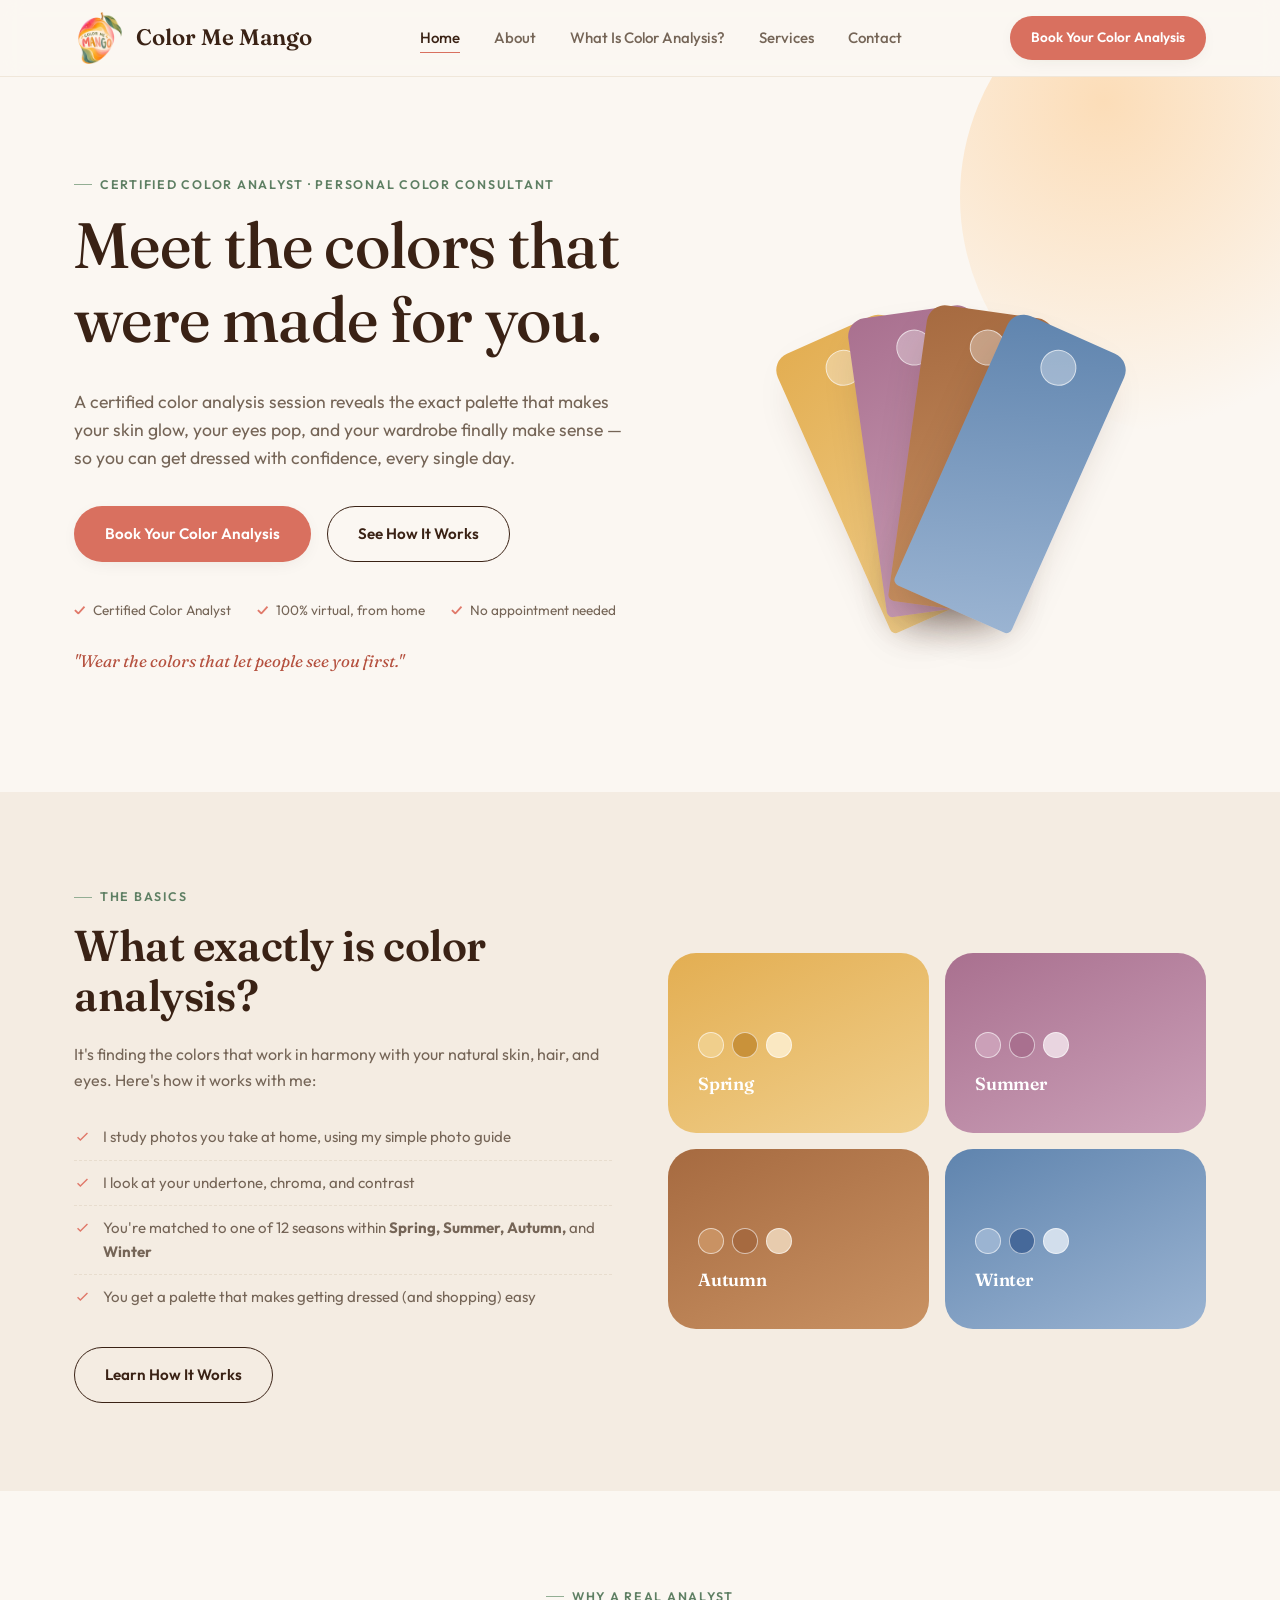
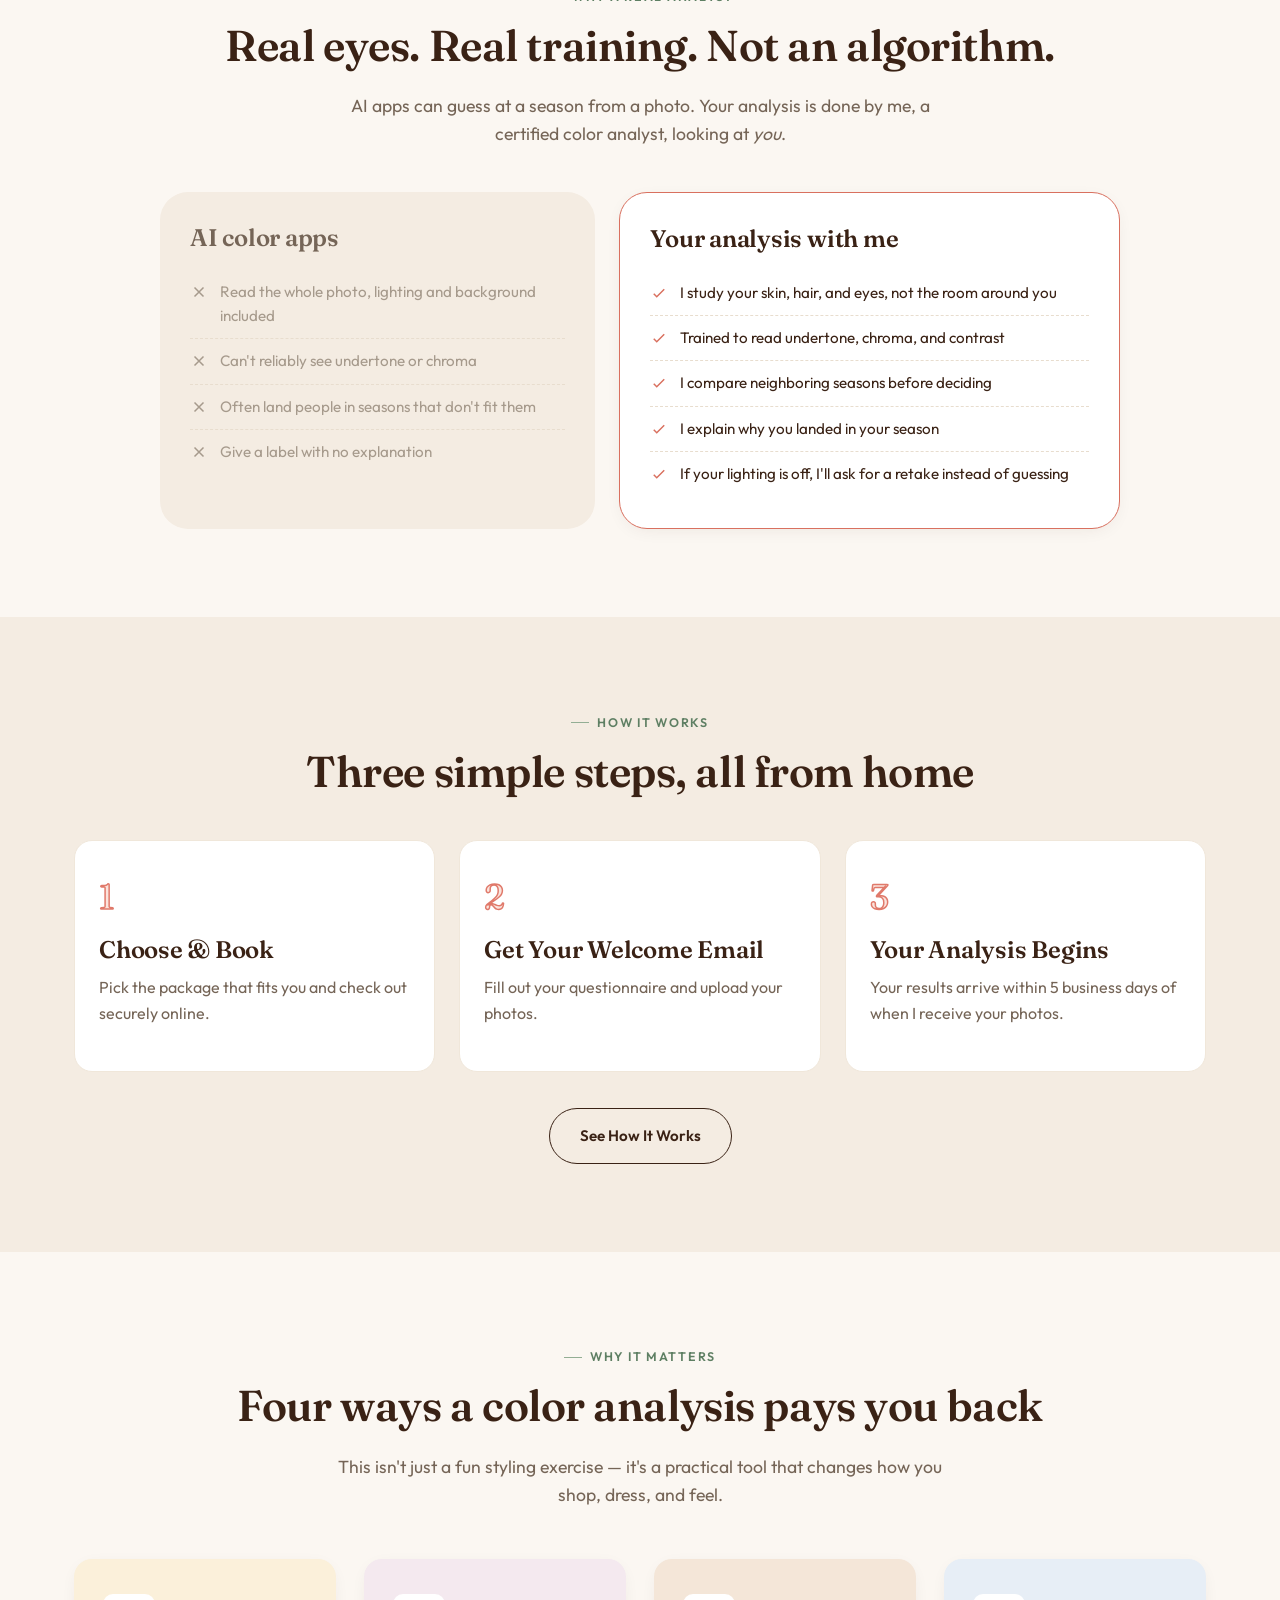
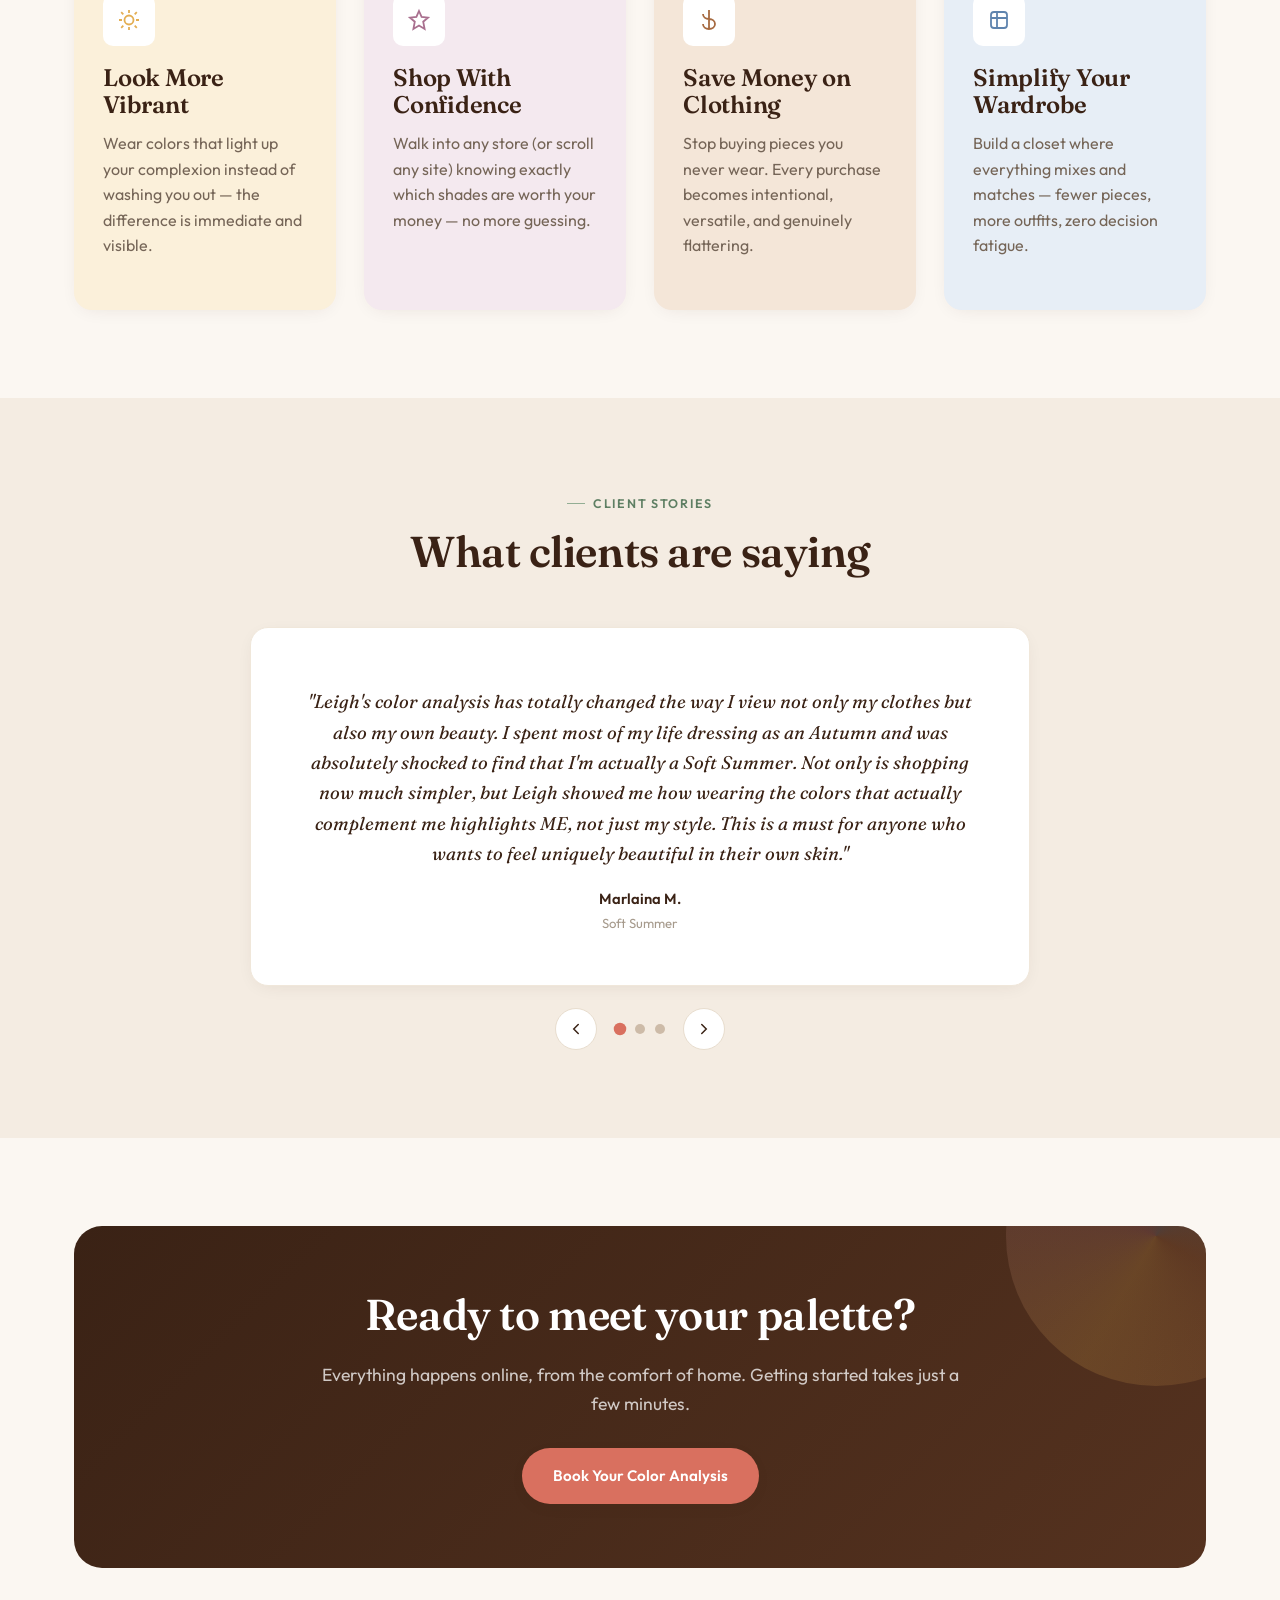
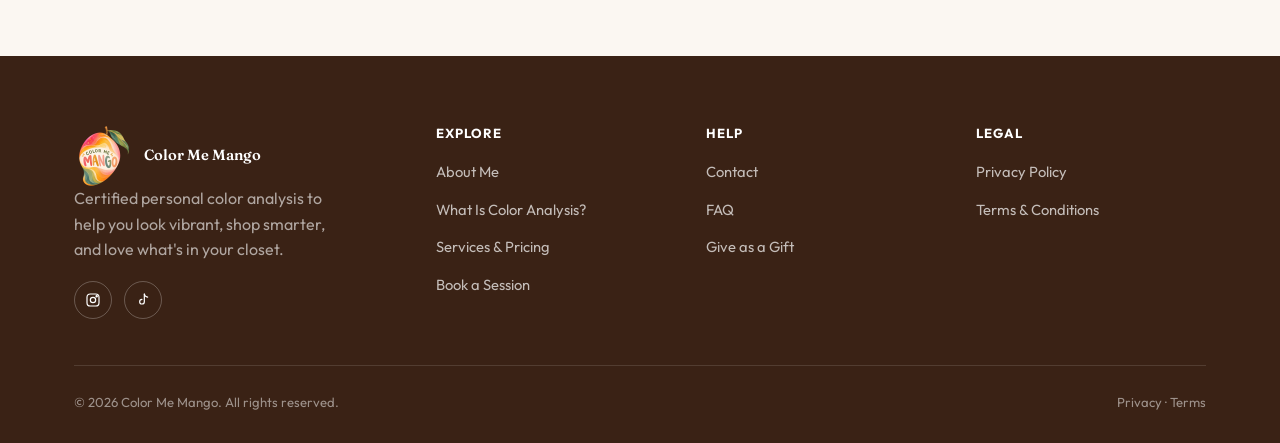
<file: color-me-mango-site/index.html>
<!DOCTYPE html>
<html lang="en">
<head>
<meta charset="UTF-8">
<meta name="viewport" content="width=device-width, initial-scale=1.0">
<title>Certified Color Analysis & Personal Color Consultant | Color Me Mango</title>
<meta name="description" content="Discover your most flattering colors with a certified color analysis session. Personal & seasonal color analysis to help you shop with confidence, save money, and simplify your wardrobe.">
<meta name="keywords" content="Certified Color Analysis, Personal Color Analysis, Seasonal Color Analysis, Color Consultant">
<link rel="canonical" href="/index.html">
<meta property="og:title" content="Color Me Mango — Certified Color Analysis">
<meta property="og:description" content="Find the colors that make you look effortlessly radiant. Book your personal color analysis session today.">
<meta property="og:type" content="website">
<link rel="icon" type="image/png" href="images/favicon.png">
<link rel="apple-touch-icon" href="images/apple-touch-icon.png">
<link rel="preconnect" href="https://fonts.googleapis.com">
<link href="https://fonts.googleapis.com/css2?family=Fraunces:ital,opsz,wght@0,9..144,400;0,9..144,500;0,9..144,600;1,9..144,500&family=Outfit:wght@400;500;600;700&display=swap" rel="stylesheet">
<link rel="stylesheet" href="css/style.css">
<script type="application/ld+json">
{
  "@context": "https://schema.org",
  "@type": "LocalBusiness",
  "name": "Color Me Mango",
  "description": "Certified virtual color analysis. Send your photos from home and discover your color season.",
  "priceRange": "$$",
  "email": "leigh@colormemango.com"
}
</script>
<style>
/* ---- Not-AI comparison ---- */
.ai-compare { display: grid; grid-template-columns: 1fr 1.15fr; gap: 24px; max-width: 960px; margin: 0 auto; align-items: stretch; }
@media (max-width: 760px) { .ai-compare { grid-template-columns: 1fr; } }
.ai-col { border-radius: var(--r-lg); padding: 32px 30px; }
.ai-col h3 { margin-bottom: 18px; }
.ai-col ul { list-style: none; padding: 0; margin: 0; }
.ai-col li { display: flex; gap: 12px; align-items: flex-start; padding: 10px 0; border-bottom: 1px dashed var(--line); font-size: 0.95rem; }
.ai-col li:last-child { border-bottom: none; }
.ai-col li svg { width: 18px; height: 18px; flex-shrink: 0; margin-top: 3px; }
.ai-col-bot { background: var(--bg-alt); color: var(--ink-faint); }
.ai-col-bot h3 { color: var(--ink-soft); }
.ai-col-bot li svg { color: var(--ink-faint); }
.ai-col-me { background: var(--card); border: 1.5px solid var(--brand); box-shadow: var(--shadow-card); color: var(--ink); }
.ai-col-me li svg { color: var(--brand); }
.guide-list li span { flex: 1; }

/* ---- Review carousel ---- */
.rv-carousel { max-width: 780px; margin: 0 auto; }
.rv-track { display: grid; background: var(--card); border: 1px solid var(--line-soft); border-radius: var(--r-md); box-shadow: var(--shadow-card); padding: 44px 48px 36px; text-align: center; }
.rv-slide { grid-area: 1 / 1; margin: 0; opacity: 0; visibility: hidden; transition: opacity .5s ease, visibility .5s; display: flex; flex-direction: column; justify-content: center; }
.rv-slide.is-active { opacity: 1; visibility: visible; }
.rv-slide blockquote { margin: 0; font-size: 1.15rem; line-height: 1.65; }
.rv-slide figcaption { margin-top: 18px; display: flex; flex-direction: column; gap: 2px; }
.rv-slide .testi-name { margin-top: 0; }
.rv-controls { display: flex; align-items: center; justify-content: center; gap: 18px; margin-top: 22px; }
.rv-arrow { width: 42px; height: 42px; border-radius: 50%; border: 1px solid var(--line); background: var(--card); color: var(--ink); cursor: pointer; display: flex; align-items: center; justify-content: center; transition: background .2s, color .2s, border-color .2s; }
.rv-arrow:hover { background: var(--brand); border-color: var(--brand); color: #fff; }
.rv-arrow svg { width: 18px; height: 18px; }
.rv-dots { display: flex; gap: 10px; }
.rv-dot { width: 10px; height: 10px; border-radius: 50%; border: none; padding: 0; background: #CDBBA8; cursor: pointer; transition: background .2s, transform .2s; }
.rv-dot.is-active { background: var(--brand); transform: scale(1.25); }
@media (max-width: 560px) { .rv-track { padding: 32px 22px 26px; } .rv-slide blockquote { font-size: 1.02rem; } }
</style>
</head>
<body>

<!-- ================= HEADER ================= -->
<header class="site-header">
  <nav class="nav">
    <a href="index.html" class="brand"><img src="images/logo.png" alt="Color Me Mango logo" class="brand-logo">Color Me Mango</a>
    <ul class="nav-links">
      <li><a href="index.html">Home</a></li>
      <li><a href="about.html">About</a></li>
      <li><a href="what-is-color-analysis.html">What Is Color Analysis?</a></li>
      <li><a href="services.html">Services</a></li>
      <li><a href="contact.html">Contact</a></li>
    </ul>
    <div class="nav-cta">
      <a href="booking.html" class="btn btn-primary btn-sm"><span class="btn-label-full">Book Your Color Analysis</span></a>
      <button class="nav-toggle" aria-label="Open menu" aria-expanded="false"><span></span><span></span><span></span></button>
    </div>
  </nav>
</header>

<!-- ================= HERO ================= -->
<section class="hero">
  <div class="hero-blob" aria-hidden="true"></div>
  <div class="container hero-grid">
    <div class="hero-copy reveal in-view">
      <p class="eyebrow">Certified Color Analyst · Personal Color Consultant</p>
      <h1>Meet the colors that were made for you.</h1>
      <p class="lede">A certified color analysis session reveals the exact palette that makes your skin glow, your eyes pop, and your wardrobe finally make sense — so you can get dressed with confidence, every single day.</p>
      <div class="hero-actions">
        <a href="booking.html" class="btn btn-primary">Book Your Color Analysis</a>
        <a href="what-is-color-analysis.html" class="btn btn-outline">See How It Works</a>
      </div>
      <div class="hero-trust">
        <span><b style="color:#E0796A;font-weight:700;">✓</b> Certified Color Analyst</span>
        <span><b style="color:#E0796A;font-weight:700;">✓</b> 100% virtual, from home</span>
        <span><b style="color:#E0796A;font-weight:700;">✓</b> No appointment needed</span>
      </div>
      <p style="margin-top:26px; font-family:var(--font-display); font-style:italic; color:var(--brand-dark); font-size:1.05rem;">"Wear the colors that let people see you first."</p>
    </div>
    <div class="swatch-stage reveal in-view">
      <div class="swatch-fan" aria-hidden="true">
        <div class="swatch s1"><span class="swatch-label">Spring</span></div>
        <div class="swatch s2"><span class="swatch-label">Summer</span></div>
        <div class="swatch s3"><span class="swatch-label">Autumn</span></div>
        <div class="swatch s4"><span class="swatch-label">Winter</span></div>
      </div>
    </div>
  </div>
</section>

<!-- ================= WHAT IS COLOR ANALYSIS (brief) ================= -->
<section class="section-alt">
  <div class="container">
    <div class="grid grid-2" style="align-items:center; gap:56px;">
      <div class="reveal">
        <p class="eyebrow">The Basics</p>
        <h2>What exactly is color analysis?</h2>
        <p>It's finding the colors that work in harmony with your natural skin, hair, and eyes. Here's how it works with me:</p>
        <ul class="guide-list">
          <li><svg viewBox="0 0 24 24" fill="none" stroke="currentColor" stroke-width="2"><path d="M5 13l4 4L19 7"/></svg> <span>I study photos you take at home, using my simple photo guide</span></li>
          <li><svg viewBox="0 0 24 24" fill="none" stroke="currentColor" stroke-width="2"><path d="M5 13l4 4L19 7"/></svg> <span>I look at your undertone, chroma, and contrast</span></li>
          <li><svg viewBox="0 0 24 24" fill="none" stroke="currentColor" stroke-width="2"><path d="M5 13l4 4L19 7"/></svg> <span>You're matched to one of 12 seasons within <strong>Spring, Summer, Autumn,</strong> and <strong>Winter</strong></span></li>
          <li><svg viewBox="0 0 24 24" fill="none" stroke="currentColor" stroke-width="2"><path d="M5 13l4 4L19 7"/></svg> <span>You get a palette that makes getting dressed (and shopping) easy</span></li>
        </ul>
        <a href="what-is-color-analysis.html" class="btn btn-outline">Learn How It Works</a>
      </div>
      <div class="reveal">
        <div class="grid grid-2" style="gap:16px;">
          <div class="season-card spring" style="min-height:180px;">
            <div class="season-swatches"><span style="background:#F0CF8C"></span><span style="background:#C9923A"></span><span style="background:#FAE8C2"></span></div>
            <h3 style="font-size:1.1rem;">Spring</h3>
          </div>
          <div class="season-card summer" style="min-height:180px;">
            <div class="season-swatches"><span style="background:#CBA0B8"></span><span style="background:#A9708F"></span><span style="background:#E9D5E0"></span></div>
            <h3 style="font-size:1.1rem;">Summer</h3>
          </div>
          <div class="season-card autumn" style="min-height:180px;">
            <div class="season-swatches"><span style="background:#C99263"></span><span style="background:#A66A40"></span><span style="background:#E8CCAE"></span></div>
            <h3 style="font-size:1.1rem;">Autumn</h3>
          </div>
          <div class="season-card winter" style="min-height:180px;">
            <div class="season-swatches"><span style="background:#9BB4D2"></span><span style="background:#46699A"></span><span style="background:#D2DEEC"></span></div>
            <h3 style="font-size:1.1rem;">Winter</h3>
          </div>
        </div>
      </div>
    </div>
  </div>
</section>

<!-- ================= NOT AI ================= -->
<section>
  <div class="container">
    <div class="center reveal" style="margin-bottom:44px;">
      <p class="eyebrow" style="justify-content:center;">Why a Real Analyst</p>
      <h2>Real eyes. Real training. Not an algorithm.</h2>
      <p class="lede center">AI apps can guess at a season from a photo. Your analysis is done by me, a certified color analyst, looking at <em>you</em>.</p>
    </div>
    <div class="ai-compare">
      <div class="ai-col ai-col-bot reveal">
        <h3>AI color apps</h3>
        <ul>
          <li><svg viewBox="0 0 24 24" fill="none" stroke="currentColor" stroke-width="2"><path d="M6 6l12 12M18 6L6 18"/></svg> Read the whole photo, lighting and background included</li>
          <li><svg viewBox="0 0 24 24" fill="none" stroke="currentColor" stroke-width="2"><path d="M6 6l12 12M18 6L6 18"/></svg> Can't reliably see undertone or chroma</li>
          <li><svg viewBox="0 0 24 24" fill="none" stroke="currentColor" stroke-width="2"><path d="M6 6l12 12M18 6L6 18"/></svg> Often land people in seasons that don't fit them</li>
          <li><svg viewBox="0 0 24 24" fill="none" stroke="currentColor" stroke-width="2"><path d="M6 6l12 12M18 6L6 18"/></svg> Give a label with no explanation</li>
        </ul>
      </div>
      <div class="ai-col ai-col-me reveal">
        <h3>Your analysis with me</h3>
        <ul>
          <li><svg viewBox="0 0 24 24" fill="none" stroke="currentColor" stroke-width="2"><path d="M5 13l4 4L19 7"/></svg> I study your skin, hair, and eyes, not the room around you</li>
          <li><svg viewBox="0 0 24 24" fill="none" stroke="currentColor" stroke-width="2"><path d="M5 13l4 4L19 7"/></svg> Trained to read undertone, chroma, and contrast</li>
          <li><svg viewBox="0 0 24 24" fill="none" stroke="currentColor" stroke-width="2"><path d="M5 13l4 4L19 7"/></svg> I compare neighboring seasons before deciding</li>
          <li><svg viewBox="0 0 24 24" fill="none" stroke="currentColor" stroke-width="2"><path d="M5 13l4 4L19 7"/></svg> I explain why you landed in your season</li>
          <li><svg viewBox="0 0 24 24" fill="none" stroke="currentColor" stroke-width="2"><path d="M5 13l4 4L19 7"/></svg> If your lighting is off, I'll ask for a retake instead of guessing</li>
        </ul>
      </div>
    </div>
  </div>
</section>

<!-- ================= HOW IT WORKS (mini) ================= -->
<section class="section-alt">
  <div class="container">
    <div class="center reveal" style="margin-bottom:44px;">
      <p class="eyebrow" style="justify-content:center;">How It Works</p>
      <h2>Three simple steps, all from home</h2>
    </div>
    <div class="steps steps-3">
      <div class="step reveal">
        <span class="step-num">1</span>
        <h3>Choose &amp; Book</h3>
        <p>Pick the package that fits you and check out securely online.</p>
      </div>
      <div class="step reveal">
        <span class="step-num">2</span>
        <h3>Get Your Welcome Email</h3>
        <p>Fill out your questionnaire and upload your photos.</p>
      </div>
      <div class="step reveal">
        <span class="step-num">3</span>
        <h3>Your Analysis Begins</h3>
        <p>Your results arrive within 5 business days of when I receive your photos.</p>
      </div>
    </div>
    <div class="center reveal" style="margin-top:36px;">
      <a href="what-is-color-analysis.html" class="btn btn-outline">See How It Works</a>
    </div>
  </div>
</section>

<!-- ================= BENEFITS ================= -->
<section>
  <div class="container">
    <div class="center reveal" style="margin-bottom:50px;">
      <p class="eyebrow" style="justify-content:center;">Why It Matters</p>
      <h2>Four ways a color analysis pays you back</h2>
      <p class="lede center">This isn't just a fun styling exercise — it's a practical tool that changes how you shop, dress, and feel.</p>
    </div>
    <div class="grid grid-4">
      <div class="card tint-spring reveal">
        <div class="icon-badge">
          <svg viewBox="0 0 24 24" fill="none" stroke="currentColor" stroke-width="1.8"><circle cx="12" cy="12" r="4.5"/><path d="M12 2v3M12 19v3M4.2 4.2l2.1 2.1M17.7 17.7l2.1 2.1M2 12h3M19 12h3M4.2 19.8l2.1-2.1M17.7 6.3l2.1-2.1"/></svg>
        </div>
        <h3>Look More Vibrant</h3>
        <p>Wear colors that light up your complexion instead of washing you out — the difference is immediate and visible.</p>
      </div>
      <div class="card tint-summer reveal">
        <div class="icon-badge">
          <svg viewBox="0 0 24 24" fill="none" stroke="currentColor" stroke-width="1.8"><path d="M12 3l2.6 5.9L21 9.6l-4.8 4.1L17.6 21 12 17.6 6.4 21l1.4-7.3L3 9.6l6.4-.7L12 3z"/></svg>
        </div>
        <h3>Shop With Confidence</h3>
        <p>Walk into any store (or scroll any site) knowing exactly which shades are worth your money — no more guessing.</p>
      </div>
      <div class="card tint-autumn reveal">
        <div class="icon-badge">
          <svg viewBox="0 0 24 24" fill="none" stroke="currentColor" stroke-width="1.8"><path d="M12 2v20M6 6c0 3 2.5 5 6 5s6 2 6 5-2.5 5-6 5-6-2-6-5"/></svg>
        </div>
        <h3>Save Money on Clothing</h3>
        <p>Stop buying pieces you never wear. Every purchase becomes intentional, versatile, and genuinely flattering.</p>
      </div>
      <div class="card tint-winter reveal">
        <div class="icon-badge">
          <svg viewBox="0 0 24 24" fill="none" stroke="currentColor" stroke-width="1.8"><rect x="4" y="4" width="16" height="16" rx="3"/><path d="M4 10h16M10 4v16"/></svg>
        </div>
        <h3>Simplify Your Wardrobe</h3>
        <p>Build a closet where everything mixes and matches — fewer pieces, more outfits, zero decision fatigue.</p>
      </div>
    </div>
  </div>
</section>

<!-- ================= TESTIMONIALS ================= -->
<section class="section-alt">
  <div class="container">
    <div class="center reveal" style="margin-bottom:50px;">
      <p class="eyebrow" style="justify-content:center;">Client Stories</p>
      <h2>What clients are saying</h2>
    </div>
    <div class="rv-carousel reveal" aria-roledescription="carousel" aria-label="Client reviews">
      <div class="rv-track">
        <figure class="rv-slide is-active" role="group" aria-roledescription="slide" aria-label="Review 1 of 3">
          <blockquote class="testi-quote">"Leigh's color analysis has totally changed the way I view not only my clothes but also my own beauty. I spent most of my life dressing as an Autumn and was absolutely shocked to find that I'm actually a Soft Summer. Not only is shopping now much simpler, but Leigh showed me how wearing the colors that actually complement me highlights ME, not just my style. This is a must for anyone who wants to feel uniquely beautiful in their own skin."</blockquote>
          <figcaption><span class="testi-name">Marlaina M.</span><span class="testi-role">Soft Summer</span></figcaption>
        </figure>
        <figure class="rv-slide" role="group" aria-roledescription="slide" aria-label="Review 2 of 3" aria-hidden="true">
          <blockquote class="testi-quote">"Color analysis with Leigh has given me the confidence that I needed postpartum. Now I can be more intentional with the clothing that I buy and not waste money on clothing that doesn't make me feel my best. I can't wait to simplify and refresh my closet using the guide that Leigh provided me with."</blockquote>
          <figcaption><span class="testi-name">Payton H.</span><span class="testi-role">Light Spring</span></figcaption>
        </figure>
        <figure class="rv-slide" role="group" aria-roledescription="slide" aria-label="Review 3 of 3" aria-hidden="true">
          <blockquote class="testi-quote">"I thought I knew what looked good on me and always gravitated toward darker colors, especially jet black, so I was a little nervous! Now I feel so much more confident choosing clothes, hair colors, makeup, and accessories that actually complement me. The packet is incredibly helpful, and having a personal color palette I can reference anywhere makes shopping and putting outfits together so much easier! Leigh even explains which colors to avoid and your sister season. I definitely recommend getting a color analysis to boost your confidence!"</blockquote>
          <figcaption><span class="testi-name">Jess M.</span><span class="testi-role">Light Summer</span></figcaption>
        </figure>
      </div>
      <div class="rv-controls">
        <button type="button" class="rv-arrow rv-prev" aria-label="Previous review"><svg viewBox="0 0 24 24" fill="none" stroke="currentColor" stroke-width="2" stroke-linecap="round"><path d="M15 6l-6 6 6 6"/></svg></button>
        <div class="rv-dots"><button type="button" class="rv-dot is-active" aria-label="Show review 1"></button><button type="button" class="rv-dot" aria-label="Show review 2"></button><button type="button" class="rv-dot" aria-label="Show review 3"></button></div>
        <button type="button" class="rv-arrow rv-next" aria-label="Next review"><svg viewBox="0 0 24 24" fill="none" stroke="currentColor" stroke-width="2" stroke-linecap="round"><path d="M9 6l6 6-6 6"/></svg></button>
      </div>
    </div>
    </div>
  </div>
</section>

<!-- ================= CTA ================= -->
<section>
  <div class="container">
    <div class="cta-band reveal">
      <h2>Ready to meet your palette?</h2>
      <p class="lede center" style="margin:0 auto 30px;">Everything happens online, from the comfort of home. Getting started takes just a few minutes.</p>
      <a href="booking.html" class="btn btn-primary">Book Your Color Analysis</a>
    </div>
  </div>
</section>

<!-- ================= FOOTER ================= -->
<footer class="site-footer">
  <div class="container">
    <div class="footer-grid">
      <div class="footer-brand">
        <a href="index.html" class="brand" style="color:#fff;"><img src="images/logo.png" alt="Color Me Mango logo" class="brand-logo">Color Me Mango</a>
        <p>Certified personal color analysis to help you look vibrant, shop smarter, and love what's in your closet.</p>
        <div class="footer-social">
          <a href="https://www.instagram.com/colorme_mango/" target="_blank" rel="noopener" aria-label="Instagram"><svg width="16" height="16" viewBox="0 0 24 24" fill="none" stroke="#fff" stroke-width="1.8"><rect x="3" y="3" width="18" height="18" rx="5"/><circle cx="12" cy="12" r="4"/><circle cx="17.5" cy="6.5" r="1"/></svg></a>
          <a href="https://www.tiktok.com/@leighmoss3" target="_blank" rel="noopener" aria-label="TikTok"><svg width="16" height="16" viewBox="0 0 24 24" fill="none" stroke="#fff" stroke-width="1.8" stroke-linecap="round" stroke-linejoin="round"><path d="M14 3v11.5a3.5 3.5 0 1 1-3.5-3.5"/><path d="M14 3c.4 2.6 2.2 4.4 5 4.6"/></svg></a>
        </div>
      </div>
      <div>
        <h4>Explore</h4>
        <ul>
          <li><a href="about.html">About Me</a></li>
          <li><a href="what-is-color-analysis.html">What Is Color Analysis?</a></li>
          <li><a href="services.html">Services &amp; Pricing</a></li>
          <li><a href="booking.html">Book a Session</a></li>
        </ul>
      </div>
      <div>
        <h4>Help</h4>
        <ul>
          <li><a href="contact.html">Contact</a></li>
          <li><a href="what-is-color-analysis.html#faq">FAQ</a></li>
          <li><a href="booking.html?gift=1">Give as a Gift</a></li>
        </ul>
      </div>
      <div>
        <h4>Legal</h4>
        <ul>
          <li><a href="privacy.html">Privacy Policy</a></li>
          <li><a href="terms.html">Terms &amp; Conditions</a></li>
        </ul>
      </div>
    </div>
    <div class="footer-bottom">
      <span>© 2026 Color Me Mango. All rights reserved.</span>
      <span><a href="privacy.html">Privacy</a> · <a href="terms.html">Terms</a></span>
    </div>
  </div>
</footer>

<script src="js/main.js"></script>
<script>
// Review carousel: arrows, dots, swipe, gentle auto-advance (pauses on hover/tap)
(function () {
  var root = document.querySelector('.rv-carousel'); if (!root) return;
  var slides = root.querySelectorAll('.rv-slide'), dots = root.querySelectorAll('.rv-dot'), i = 0, timer;
  var reduce = window.matchMedia && window.matchMedia('(prefers-reduced-motion: reduce)').matches;
  function show(n) {
    i = (n + slides.length) % slides.length;
    slides.forEach(function (s, k) { s.classList.toggle('is-active', k === i); s.setAttribute('aria-hidden', k === i ? 'false' : 'true'); });
    dots.forEach(function (d, k) { d.classList.toggle('is-active', k === i); });
  }
  function start() { if (reduce) return; stop(); timer = setInterval(function () { show(i + 1); }, 8000); }
  function stop() { clearInterval(timer); }
  root.querySelector('.rv-prev').addEventListener('click', function () { show(i - 1); start(); });
  root.querySelector('.rv-next').addEventListener('click', function () { show(i + 1); start(); });
  dots.forEach(function (d, k) { d.addEventListener('click', function () { show(k); start(); }); });
  root.addEventListener('mouseenter', stop); root.addEventListener('mouseleave', start);
  root.addEventListener('focusin', stop); root.addEventListener('focusout', start);
  var x0 = null;
  root.addEventListener('touchstart', function (e) { x0 = e.touches[0].clientX; stop(); }, { passive: true });
  root.addEventListener('touchend', function (e) {
    if (x0 === null) return; var dx = e.changedTouches[0].clientX - x0;
    if (Math.abs(dx) > 40) show(i + (dx < 0 ? 1 : -1)); x0 = null; start();
  });
  start();
})();
</script>
</body>
</html>
</file>
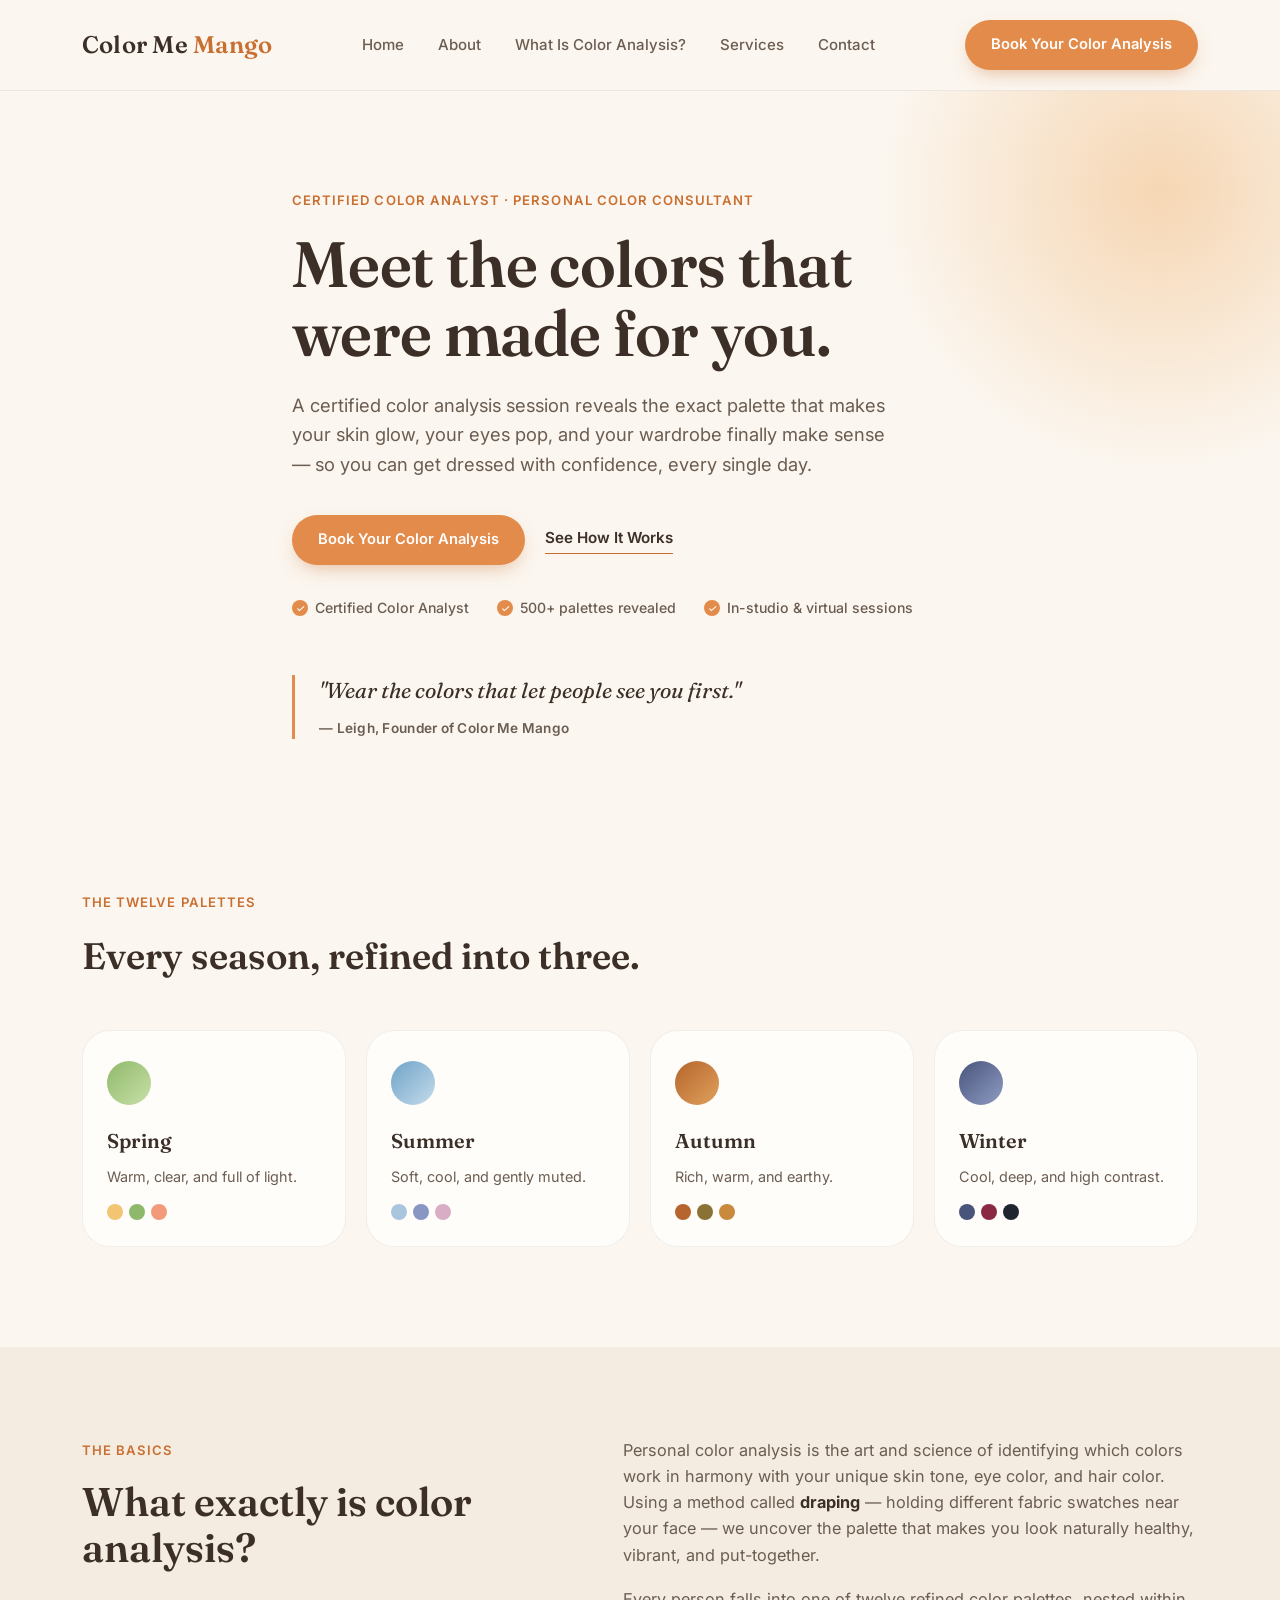
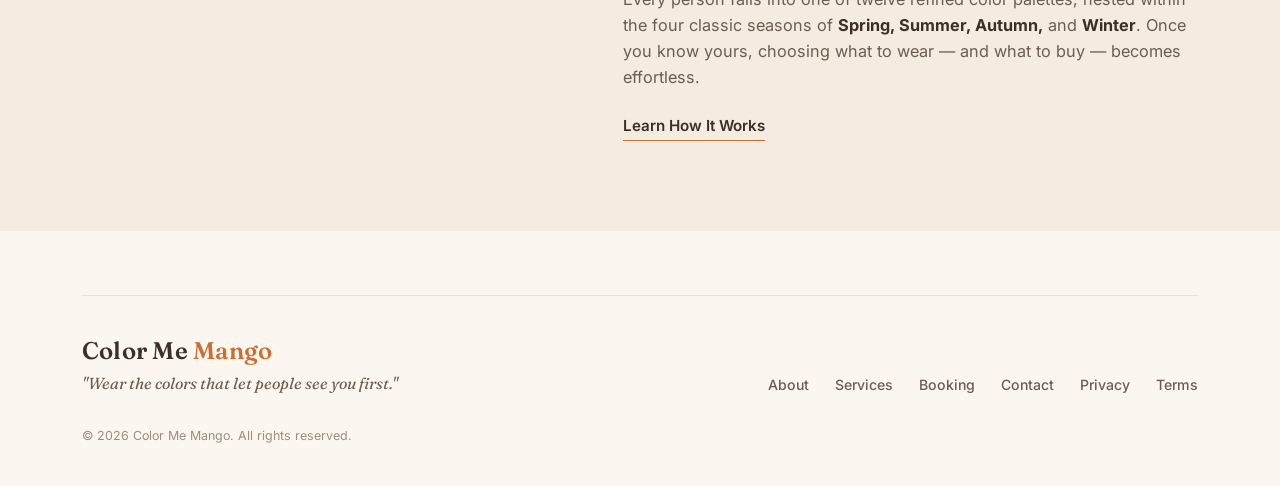
<file: index (2).html>
<!DOCTYPE html>
<html lang="en">
<head>
<meta charset="UTF-8">
<meta name="viewport" content="width=device-width, initial-scale=1.0">
<title>Color Me Mango | Certified Color Analysis with Leigh</title>
<meta name="description" content="Wear the colors that let people see you first. Certified 12-season color analysis with Leigh at Color Me Mango.">
<link rel="preconnect" href="https://fonts.googleapis.com">
<link rel="preconnect" href="https://fonts.gstatic.com" crossorigin>
<link href="https://fonts.googleapis.com/css2?family=Fraunces:ital,wght@0,500;0,600;1,500&family=Inter:wght@400;500;600;700&display=swap" rel="stylesheet">

<style>
  :root{
    --ivory:#FBF6EF;
    --ivory-deep:#F4ECE0;
    --charcoal:#3B2F27;
    --charcoal-soft:#6B5D51;
    --mango:#E38B4A;
    --mango-deep:#C96F31;
    --mango-light:#F4C99A;
    --blush:#F3DCC7;
    --card:#FFFDFA;
    --spring:#8FB96A;
    --summer:#6FA3C7;
    --autumn:#B5652D;
    --winter:#48547A;
    --radius-lg:28px;
    --radius-md:18px;
    --radius-sm:10px;
    --serif:'Fraunces', Georgia, serif;
    --sans:'Inter', -apple-system, BlinkMacSystemFont, sans-serif;
    --ease:cubic-bezier(.22,.61,.36,1);
  }

  @media (prefers-reduced-motion: reduce){
    *{ animation-duration:0.01ms !important; animation-iteration-count:1 !important; transition-duration:0.01ms !important; scroll-behavior:auto !important; }
  }

  *{ box-sizing:border-box; margin:0; padding:0; }

  html{ scroll-behavior:smooth; }

  body{
    font-family:var(--sans);
    background:var(--ivory);
    color:var(--charcoal);
    line-height:1.6;
    -webkit-font-smoothing:antialiased;
    overflow-x:hidden;
  }

  a{ color:inherit; text-decoration:none; }
  img{ max-width:100%; display:block; }

  .wrap{ max-width:1180px; margin:0 auto; padding:0 32px; }

  /* ---------- NAV ---------- */
  header{
    position:sticky; top:0; z-index:100;
    background:rgba(251,246,239,0.86);
    backdrop-filter:blur(10px);
    border-bottom:1px solid rgba(59,47,39,0.08);
  }
  nav.wrap{
    display:flex; align-items:center; justify-content:space-between;
    padding-top:20px; padding-bottom:20px;
    flex-wrap:wrap; gap:16px;
  }
  .logo{
    font-family:var(--serif);
    font-size:1.5rem;
    font-weight:600;
    letter-spacing:0.01em;
    color:var(--charcoal);
  }
  .logo span{ color:var(--mango-deep); }
  .nav-links{
    display:flex; align-items:center; gap:34px;
    list-style:none;
    font-size:0.94rem;
    font-weight:500;
    color:var(--charcoal-soft);
  }
  .nav-links a{ position:relative; padding:4px 0; transition:color .25s var(--ease); }
  .nav-links a:hover{ color:var(--mango-deep); }
  .nav-links a::after{
    content:''; position:absolute; left:0; bottom:-2px; width:0; height:1.5px;
    background:var(--mango-deep); transition:width .3s var(--ease);
  }
  .nav-links a:hover::after{ width:100%; }
  .btn{
    display:inline-flex; align-items:center; gap:8px;
    font-weight:600; font-size:0.92rem;
    padding:13px 26px;
    border-radius:100px;
    transition:all .3s var(--ease);
    white-space:nowrap;
  }
  .btn-primary{
    background:var(--mango); color:#fff;
    box-shadow:0 8px 20px -8px rgba(201,111,49,0.55);
  }
  .btn-primary:hover{ background:var(--mango-deep); transform:translateY(-2px); box-shadow:0 12px 24px -8px rgba(201,111,49,0.65); }
  .btn-ghost{
    color:var(--charcoal); border:1.5px solid rgba(59,47,39,0.18);
  }
  .btn-ghost:hover{ border-color:var(--mango-deep); color:var(--mango-deep); }

  /* ---------- HERO ---------- */
  .hero{
    position:relative;
    padding:96px 0 80px;
    overflow:hidden;
  }
  .hero-glow{
    position:absolute; top:-180px; right:-160px;
    width:560px; height:560px;
    background:radial-gradient(circle, var(--mango-light) 0%, rgba(244,201,154,0) 70%);
    opacity:0.7;
    animation:float 14s ease-in-out infinite;
    pointer-events:none;
  }
  @keyframes float{
    0%,100%{ transform:translate(0,0) scale(1); }
    50%{ transform:translate(-30px,30px) scale(1.06); }
  }
  .eyebrow{
    display:inline-block;
    font-size:0.82rem; font-weight:600; letter-spacing:0.08em; text-transform:uppercase;
    color:var(--mango-deep);
    margin-bottom:18px;
  }
  .hero-inner{ max-width:760px; position:relative; z-index:2; }
  h1{
    font-family:var(--serif);
    font-size:clamp(2.4rem, 5vw, 4rem);
    font-weight:600;
    line-height:1.08;
    letter-spacing:-0.01em;
    color:var(--charcoal);
    margin-bottom:24px;
    opacity:0; transform:translateY(16px);
    animation:riseIn .9s var(--ease) forwards .1s;
  }
  .hero p.lede{
    font-size:1.15rem;
    color:var(--charcoal-soft);
    max-width:600px;
    margin-bottom:36px;
    opacity:0; transform:translateY(16px);
    animation:riseIn .9s var(--ease) forwards .28s;
  }
  .hero-ctas{
    display:flex; align-items:center; gap:20px; flex-wrap:wrap;
    margin-bottom:32px;
    opacity:0; transform:translateY(16px);
    animation:riseIn .9s var(--ease) forwards .42s;
  }
  .link-underline{
    font-weight:600; font-size:0.95rem;
    border-bottom:1.5px solid var(--mango-deep);
    padding-bottom:2px;
    transition:opacity .25s var(--ease);
  }
  .link-underline:hover{ opacity:0.65; }
  .trust-row{
    display:flex; gap:28px; flex-wrap:wrap;
    font-size:0.88rem; color:var(--charcoal-soft); font-weight:500;
    opacity:0; transform:translateY(16px);
    animation:riseIn .9s var(--ease) forwards .56s;
  }
  .trust-row span{ display:inline-flex; align-items:center; gap:7px; }
  .trust-row .check{
    width:16px; height:16px; border-radius:50%;
    background:var(--mango); color:#fff; font-size:10px;
    display:inline-flex; align-items:center; justify-content:center; flex-shrink:0;
  }
  @keyframes riseIn{ to{ opacity:1; transform:translateY(0); } }

  .quote-block{
    margin-top:56px;
    padding-left:24px;
    border-left:3px solid var(--mango);
    max-width:560px;
  }
  .quote-block p{
    font-family:var(--serif);
    font-style:italic;
    font-size:1.35rem;
    color:var(--charcoal);
    line-height:1.5;
  }
  .quote-block cite{
    display:block; margin-top:10px; font-style:normal; font-size:0.85rem;
    color:var(--charcoal-soft); font-weight:600; letter-spacing:0.02em;
  }

  /* ---------- SEASON STRIP (signature element) ---------- */
  .seasons{ padding:70px 0 100px; }
  .seasons-head{ max-width:600px; margin-bottom:44px; }
  .seasons-head .eyebrow{ margin-bottom:14px; }
  .seasons-head h2{
    font-family:var(--serif); font-weight:600;
    font-size:clamp(1.7rem, 3vw, 2.3rem);
    color:var(--charcoal);
  }
  .season-grid{
    display:grid;
    grid-template-columns:repeat(4, 1fr);
    gap:20px;
  }
  .season-card{
    position:relative;
    background:var(--card);
    border-radius:var(--radius-lg);
    padding:30px 24px 26px;
    border:1px solid rgba(59,47,39,0.07);
    overflow:hidden;
    cursor:default;
    transition:transform .4s var(--ease), box-shadow .4s var(--ease);
    opacity:0; transform:translateY(24px);
  }
  .season-card.reveal{ animation:riseIn .7s var(--ease) forwards; }
  .season-card:hover{
    transform:translateY(-8px);
    box-shadow:0 20px 40px -18px rgba(59,47,39,0.25);
  }
  .season-dot{
    width:44px; height:44px; border-radius:50%;
    margin-bottom:20px;
    transition:transform .5s var(--ease);
  }
  .season-card:hover .season-dot{ transform:scale(1.18); }
  .s-spring .season-dot{ background:linear-gradient(135deg,var(--spring),#c8e0a8); }
  .s-summer .season-dot{ background:linear-gradient(135deg,var(--summer),#c4dcec); }
  .s-autumn .season-dot{ background:linear-gradient(135deg,var(--autumn),#e0a15c); }
  .s-winter .season-dot{ background:linear-gradient(135deg,var(--winter),#8f9cc4); }
  .season-card h3{
    font-family:var(--serif); font-size:1.25rem; font-weight:600; margin-bottom:8px;
  }
  .season-card p{ font-size:0.9rem; color:var(--charcoal-soft); }
  .season-card .palette-preview{
    display:flex; gap:6px; margin-top:16px;
  }
  .palette-preview i{ width:16px; height:16px; border-radius:50%; display:block; }
  .s-spring .palette-preview i:nth-child(1){ background:#F2C572; }
  .s-spring .palette-preview i:nth-child(2){ background:#8FB96A; }
  .s-spring .palette-preview i:nth-child(3){ background:#F29B7A; }
  .s-summer .palette-preview i:nth-child(1){ background:#A9C6DE; }
  .s-summer .palette-preview i:nth-child(2){ background:#8896C4; }
  .s-summer .palette-preview i:nth-child(3){ background:#D9AEC4; }
  .s-autumn .palette-preview i:nth-child(1){ background:#B5652D; }
  .s-autumn .palette-preview i:nth-child(2){ background:#8A7237; }
  .s-autumn .palette-preview i:nth-child(3){ background:#C98A3E; }
  .s-winter .palette-preview i:nth-child(1){ background:#48547A; }
  .s-winter .palette-preview i:nth-child(2){ background:#8B2942; }
  .s-winter .palette-preview i:nth-child(3){ background:#1F2430; }

  /* ---------- BASICS ---------- */
  .basics{ background:var(--ivory-deep); padding:90px 0; }
  .basics-grid{
    display:grid; grid-template-columns:0.9fr 1.1fr; gap:70px; align-items:start;
  }
  .basics h2{
    font-family:var(--serif); font-weight:600;
    font-size:clamp(1.8rem,3.4vw,2.5rem);
    line-height:1.15;
    margin-bottom:6px;
  }
  .basics-copy p{ color:var(--charcoal-soft); margin-bottom:18px; font-size:1.02rem; }
  .basics-copy strong{ color:var(--charcoal); }
  .basics-copy .link-underline{ display:inline-block; margin-top:6px; }

  /* ---------- FOOTER ---------- */
  footer{ padding:64px 0 40px; }
  .footer-inner{
    display:flex; justify-content:space-between; align-items:flex-end; flex-wrap:wrap; gap:24px;
    border-top:1px solid rgba(59,47,39,0.1);
    padding-top:36px;
  }
  footer .logo{ margin-bottom:10px; }
  footer p.tag{ font-family:var(--serif); font-style:italic; color:var(--charcoal-soft); font-size:1rem; max-width:340px; }
  .footer-links{ display:flex; gap:26px; flex-wrap:wrap; font-size:0.88rem; color:var(--charcoal-soft); font-weight:500; }
  .footer-links a:hover{ color:var(--mango-deep); }
  .footer-bottom{ margin-top:30px; font-size:0.78rem; color:#9C8E80; }

  /* ---------- RESPONSIVE ---------- */
  @media (max-width:860px){
    .nav-links{ display:none; }
    .season-grid{ grid-template-columns:repeat(2,1fr); }
    .basics-grid{ grid-template-columns:1fr; gap:36px; }
  }
  @media (max-width:520px){
    .wrap{ padding:0 20px; }
    .season-grid{ grid-template-columns:1fr; }
    .hero{ padding:64px 0 56px; }
  }
</style>
</head>
<body>

<header>
  <nav class="wrap">
    <a href="index.html" class="logo">Color Me <span>Mango</span></a>
    <ul class="nav-links">
      <li><a href="index.html">Home</a></li>
      <li><a href="about.html">About</a></li>
      <li><a href="what-is-color-analysis.html">What Is Color Analysis?</a></li>
      <li><a href="services.html">Services</a></li>
      <li><a href="contact.html">Contact</a></li>
    </ul>
    <a href="booking.html" class="btn btn-primary">Book Your Color Analysis</a>
  </nav>
</header>

<section class="hero">
  <div class="hero-glow"></div>
  <div class="wrap hero-inner">
    <span class="eyebrow">Certified Color Analyst · Personal Color Consultant</span>
    <h1>Meet the colors that were made for you.</h1>
    <p class="lede">A certified color analysis session reveals the exact palette that makes your skin glow, your eyes pop, and your wardrobe finally make sense — so you can get dressed with confidence, every single day.</p>
    <div class="hero-ctas">
      <a href="booking.html" class="btn btn-primary">Book Your Color Analysis</a>
      <a href="what-is-color-analysis.html" class="link-underline">See How It Works</a>
    </div>
    <div class="trust-row">
      <span><i class="check">✓</i> Certified Color Analyst</span>
      <span><i class="check">✓</i> 500+ palettes revealed</span>
      <span><i class="check">✓</i> In-studio &amp; virtual sessions</span>
    </div>
    <div class="quote-block">
      <p>"Wear the colors that let people see you first."</p>
      <cite>— Leigh, Founder of Color Me Mango</cite>
    </div>
  </div>
</section>

<section class="seasons">
  <div class="wrap">
    <div class="seasons-head">
      <span class="eyebrow">The Twelve Palettes</span>
      <h2>Every season, refined into three.</h2>
    </div>
    <div class="season-grid">
      <div class="season-card s-spring"><div class="season-dot"></div><h3>Spring</h3><p>Warm, clear, and full of light.</p><div class="palette-preview"><i></i><i></i><i></i></div></div>
      <div class="season-card s-summer"><div class="season-dot"></div><h3>Summer</h3><p>Soft, cool, and gently muted.</p><div class="palette-preview"><i></i><i></i><i></i></div></div>
      <div class="season-card s-autumn"><div class="season-dot"></div><h3>Autumn</h3><p>Rich, warm, and earthy.</p><div class="palette-preview"><i></i><i></i><i></i></div></div>
      <div class="season-card s-winter"><div class="season-dot"></div><h3>Winter</h3><p>Cool, deep, and high contrast.</p><div class="palette-preview"><i></i><i></i><i></i></div></div>
    </div>
  </div>
</section>

<section class="basics">
  <div class="wrap basics-grid">
    <div>
      <span class="eyebrow">The Basics</span>
      <h2>What exactly is color analysis?</h2>
    </div>
    <div class="basics-copy">
      <p>Personal color analysis is the art and science of identifying which colors work in harmony with your unique skin tone, eye color, and hair color. Using a method called <strong>draping</strong> — holding different fabric swatches near your face — we uncover the palette that makes you look naturally healthy, vibrant, and put-together.</p>
      <p>Every person falls into one of twelve refined color palettes, nested within the four classic seasons of <strong>Spring, Summer, Autumn,</strong> and <strong>Winter</strong>. Once you know yours, choosing what to wear — and what to buy — becomes effortless.</p>
      <a href="what-is-color-analysis.html" class="link-underline">Learn How It Works</a>
    </div>
  </div>
</section>

<footer>
  <div class="wrap">
    <div class="footer-inner">
      <div>
        <a href="index.html" class="logo">Color Me <span>Mango</span></a>
        <p class="tag">"Wear the colors that let people see you first."</p>
      </div>
      <div class="footer-links">
        <a href="about.html">About</a>
        <a href="services.html">Services</a>
        <a href="booking.html">Booking</a>
        <a href="contact.html">Contact</a>
        <a href="privacy.html">Privacy</a>
        <a href="terms.html">Terms</a>
      </div>
    </div>
    <p class="footer-bottom">© 2026 Color Me Mango. All rights reserved.</p>
  </div>
</footer>

<script>
  // Gentle reveal animation for season cards as they enter view
  const cards = document.querySelectorAll('.season-card');
  if('IntersectionObserver' in window){
    const io = new IntersectionObserver((entries)=>{
      entries.forEach((entry,i)=>{
        if(entry.isIntersecting){
          setTimeout(()=> entry.target.classList.add('reveal'), i*90);
          io.unobserve(entry.target);
        }
      });
    }, { threshold:0.2 });
    cards.forEach(c=> io.observe(c));
  } else {
    cards.forEach(c=> c.classList.add('reveal'));
  }
</script>

</body>
</html>
</file>
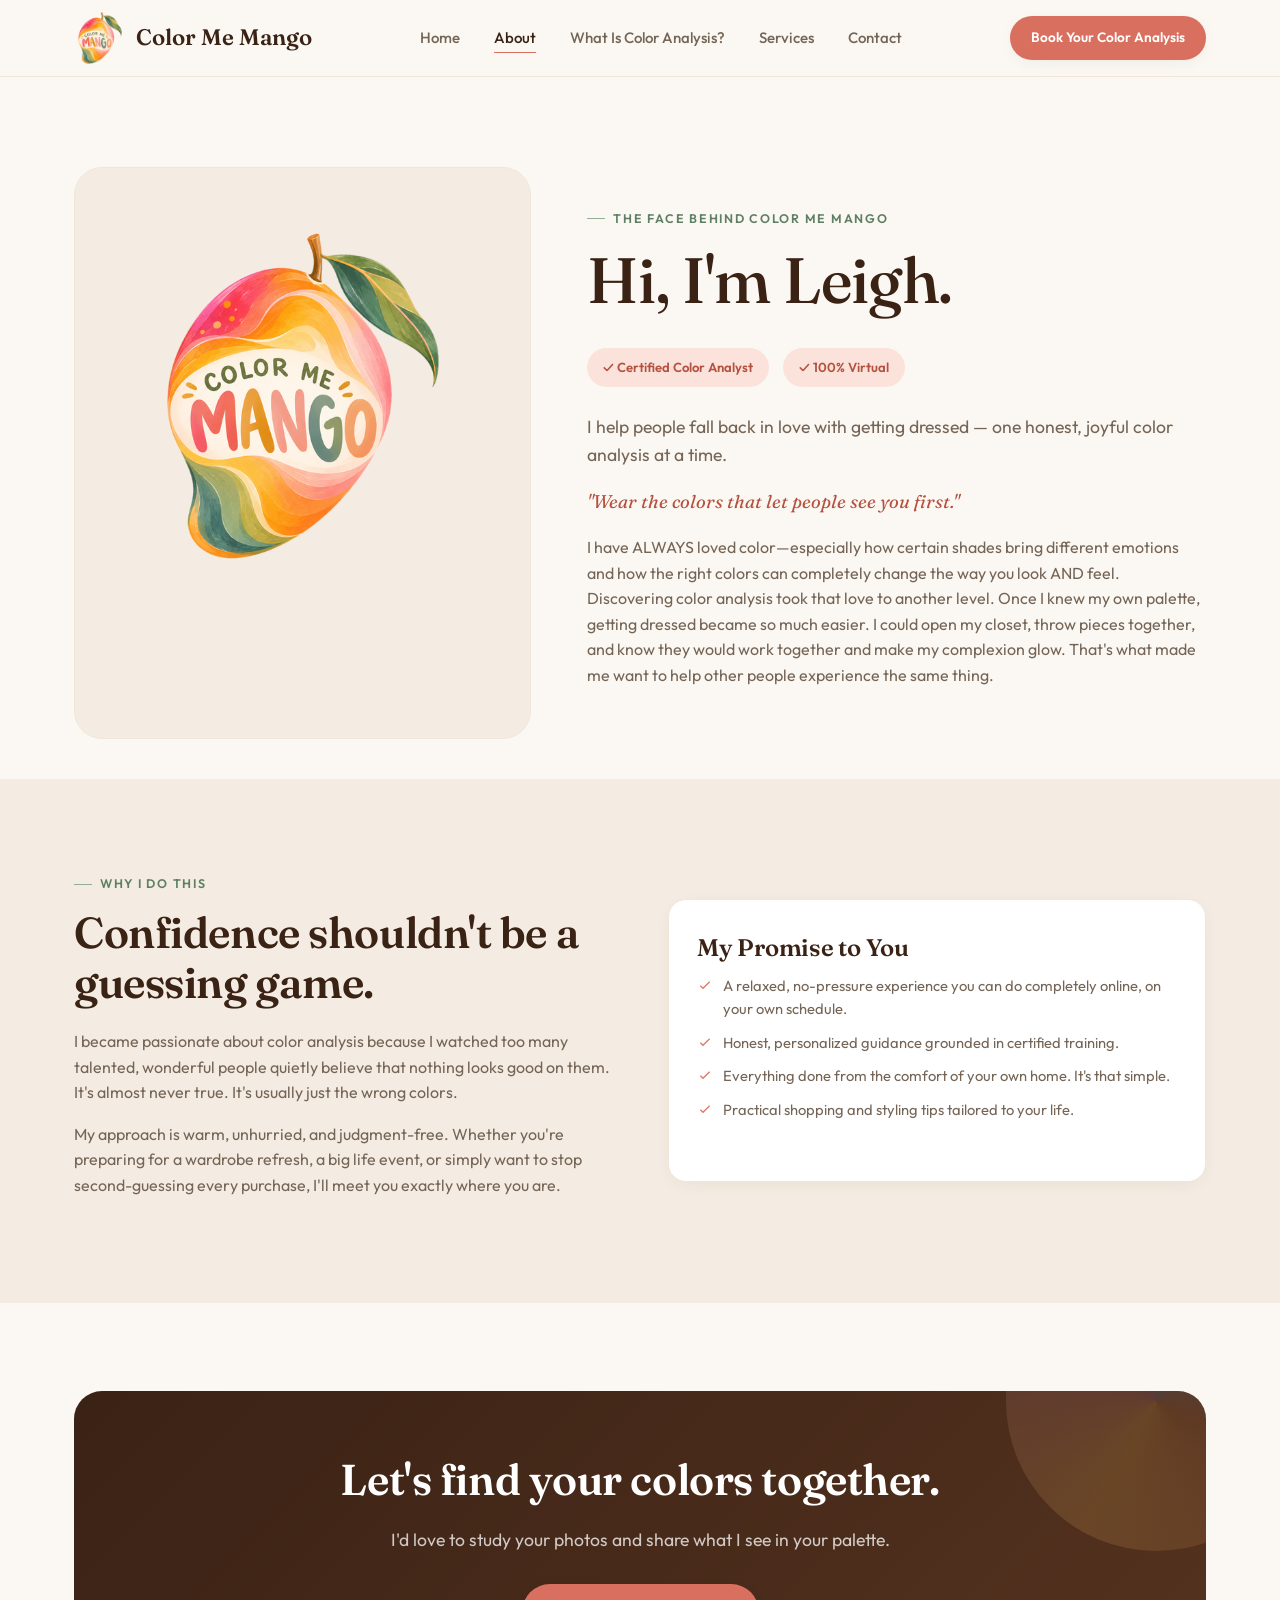
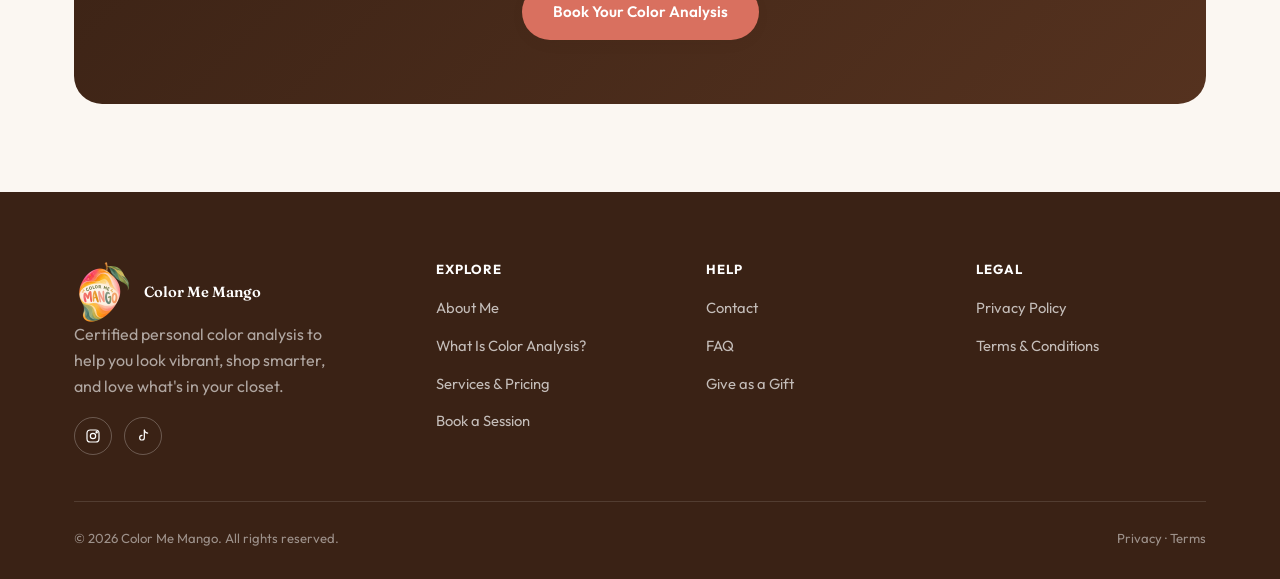
<file: color-me-mango-site/about.html>
<!DOCTYPE html>
<html lang="en">
<head>
<meta charset="UTF-8">
<meta name="viewport" content="width=device-width, initial-scale=1.0">
<title>About | Certified Color Analyst | Color Me Mango</title>
<meta name="description" content="Meet the certified color analyst behind Color Me Mango. Learn her story and why she's passionate about helping people discover their most confident colors.">
<meta name="keywords" content="Certified Color Analyst, Color Consultant, Personal Color Analysis">
<link rel="canonical" href="/about.html">
<link rel="icon" type="image/png" href="images/favicon.png">
<link rel="apple-touch-icon" href="images/apple-touch-icon.png">
<link rel="preconnect" href="https://fonts.googleapis.com">
<link href="https://fonts.googleapis.com/css2?family=Fraunces:ital,opsz,wght@0,9..144,400;0,9..144,500;0,9..144,600;1,9..144,500&family=Outfit:wght@400;500;600;700&display=swap" rel="stylesheet">
<link rel="stylesheet" href="css/style.css">
</head>
<body>

<header class="site-header">
  <nav class="nav">
    <a href="index.html" class="brand"><img src="images/logo.png" alt="Color Me Mango logo" class="brand-logo">Color Me Mango</a>
    <ul class="nav-links">
      <li><a href="index.html">Home</a></li>
      <li><a href="about.html">About</a></li>
      <li><a href="what-is-color-analysis.html">What Is Color Analysis?</a></li>
      <li><a href="services.html">Services</a></li>
      <li><a href="contact.html">Contact</a></li>
    </ul>
    <div class="nav-cta">
      <a href="booking.html" class="btn btn-primary btn-sm"><span class="btn-label-full">Book Your Color Analysis</span></a>
      <button class="nav-toggle" aria-label="Open menu" aria-expanded="false"><span></span><span></span><span></span></button>
    </div>
  </nav>
</header>

<section class="hero" style="padding-bottom:40px;">
  <div class="container about-hero">
    <div class="reveal">
      <div class="photo-placeholder about-photo about-photo-logo" style="background:var(--bg-alt);">
        <img src="images/logo.png" alt="Color Me Mango logo" width="480" height="480" style="width:100%;height:100%;object-fit:contain;padding:14%;">
      </div>
    </div>
    <div class="reveal">
      <p class="eyebrow">The Face Behind Color Me Mango</p>
      <h1>Hi, I'm Leigh.</h1>
      <div class="credential-row">
        <span class="credential-pill">✓ Certified Color Analyst</span>
        <span class="credential-pill">✓ 100% Virtual</span>
      </div>
      <p class="lede">I help people fall back in love with getting dressed — one honest, joyful color analysis at a time.</p>
      <p style="font-family:var(--font-display); font-style:italic; color:var(--brand-dark); font-size:1.15rem;">"Wear the colors that let people see you first."</p>
      <p data-cms="about.bio">I&rsquo;ve loved color for as long as I can remember. Certain shades just make me feel something, and the right ones can change not only how I look for the day, but how I feel. I was always the go-to person in my family and friend group for outfit advice and which colors went together, and I found so much joy in helping. When I learned about color analysis, everything clicked. Knowing my own palette made getting dressed so much easier, and so much more fun. Now I can open my closet, throw on a few things, and know it&rsquo;ll all work together. Some days I don&rsquo;t even need makeup! I honestly just want other people to get to feel that too.</p>
    </div>
  </div>
</section>

<section class="section-alt">
  <div class="container">
    <div class="grid grid-2" style="align-items:center; gap:56px;">
      <div class="reveal">
        <p class="eyebrow">Why I Do This</p>
        <h2>Confidence shouldn't be a guessing game.</h2>
        <p>I became passionate about color analysis because I watched too many talented, wonderful people quietly believe that nothing looks good on them. It's almost never true. It's usually just the wrong colors.</p>
        <p>My approach is warm, unhurried, and judgment-free. Whether you're preparing for a wardrobe refresh, a big life event, or simply want to stop second-guessing every purchase, I'll meet you exactly where you are.</p>
      </div>
      <div class="reveal">
        <div class="card">
          <h3>My Promise to You</h3>
          <ul class="service-features">
            <li><svg viewBox="0 0 24 24" fill="none" stroke="currentColor" stroke-width="2"><path d="M5 13l4 4L19 7"/></svg> A relaxed, no-pressure experience you can do completely online, on your own schedule.</li>
            <li><svg viewBox="0 0 24 24" fill="none" stroke="currentColor" stroke-width="2"><path d="M5 13l4 4L19 7"/></svg> Honest, personalized guidance grounded in certified training.</li>
            <li><svg viewBox="0 0 24 24" fill="none" stroke="currentColor" stroke-width="2"><path d="M5 13l4 4L19 7"/></svg> Everything done from the comfort of your own home. It's that simple.</li>
            <li><svg viewBox="0 0 24 24" fill="none" stroke="currentColor" stroke-width="2"><path d="M5 13l4 4L19 7"/></svg> Practical shopping and styling tips tailored to your life.</li>
          </ul>
        </div>
      </div>
    </div>
  </div>
</section>

<section>
  <div class="container">
    <div class="cta-band reveal">
      <h2>Let's find your colors together.</h2>
      <p class="lede center" style="margin:0 auto 30px;">I'd love to study your photos and share what I see in your palette.</p>
      <a href="booking.html" class="btn btn-primary">Book Your Color Analysis</a>
    </div>
  </div>
</section>

<footer class="site-footer">
  <div class="container">
    <div class="footer-grid">
      <div class="footer-brand">
        <a href="index.html" class="brand" style="color:#fff;"><img src="images/logo.png" alt="Color Me Mango logo" class="brand-logo">Color Me Mango</a>
        <p>Certified personal color analysis to help you look vibrant, shop smarter, and love what's in your closet.</p>
        <div class="footer-social">
          <a href="https://www.instagram.com/colorme_mango/" target="_blank" rel="noopener" aria-label="Instagram"><svg width="16" height="16" viewBox="0 0 24 24" fill="none" stroke="#fff" stroke-width="1.8"><rect x="3" y="3" width="18" height="18" rx="5"/><circle cx="12" cy="12" r="4"/><circle cx="17.5" cy="6.5" r="1"/></svg></a>
          <a href="https://www.tiktok.com/@leighmoss3" target="_blank" rel="noopener" aria-label="TikTok"><svg width="16" height="16" viewBox="0 0 24 24" fill="none" stroke="#fff" stroke-width="1.8" stroke-linecap="round" stroke-linejoin="round"><path d="M14 3v11.5a3.5 3.5 0 1 1-3.5-3.5"/><path d="M14 3c.4 2.6 2.2 4.4 5 4.6"/></svg></a>
        </div>
      </div>
      <div>
        <h4>Explore</h4>
        <ul>
          <li><a href="about.html">About Me</a></li>
          <li><a href="what-is-color-analysis.html">What Is Color Analysis?</a></li>
          <li><a href="services.html">Services &amp; Pricing</a></li>
          <li><a href="booking.html">Book a Session</a></li>
        </ul>
      </div>
      <div>
        <h4>Help</h4>
        <ul>
          <li><a href="contact.html">Contact</a></li>
          <li><a href="what-is-color-analysis.html#faq">FAQ</a></li>
          <li><a href="booking.html?gift=1">Give as a Gift</a></li>
        </ul>
      </div>
      <div>
        <h4>Legal</h4>
        <ul>
          <li><a href="privacy.html">Privacy Policy</a></li>
          <li><a href="terms.html">Terms &amp; Conditions</a></li>
        </ul>
      </div>
    </div>
    <div class="footer-bottom">
      <span>© 2026 Color Me Mango. All rights reserved.</span>
      <span><a href="privacy.html">Privacy</a> · <a href="terms.html">Terms</a></span>
    </div>
  </div>
</footer>

<script src="js/main.js"></script>
<script src="js/cms-content.js"></script>
</body>
</html>
</file>
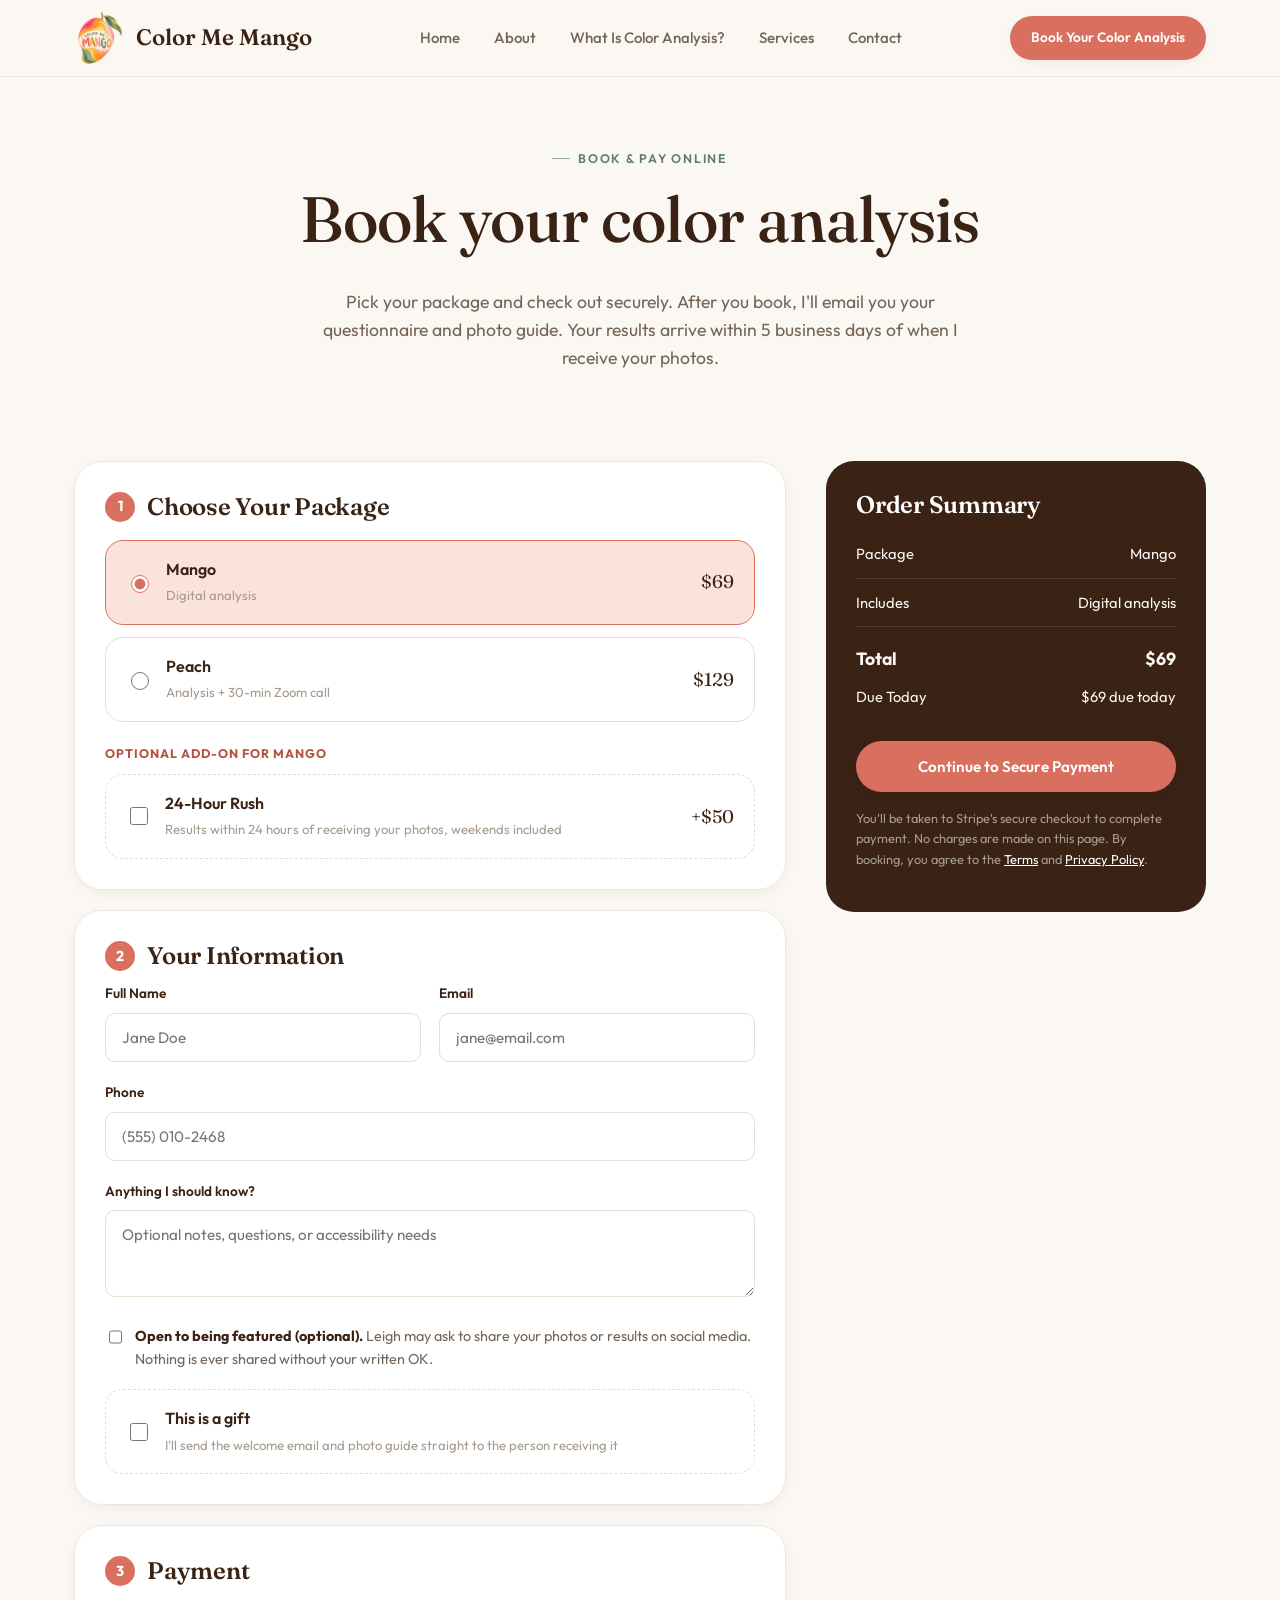
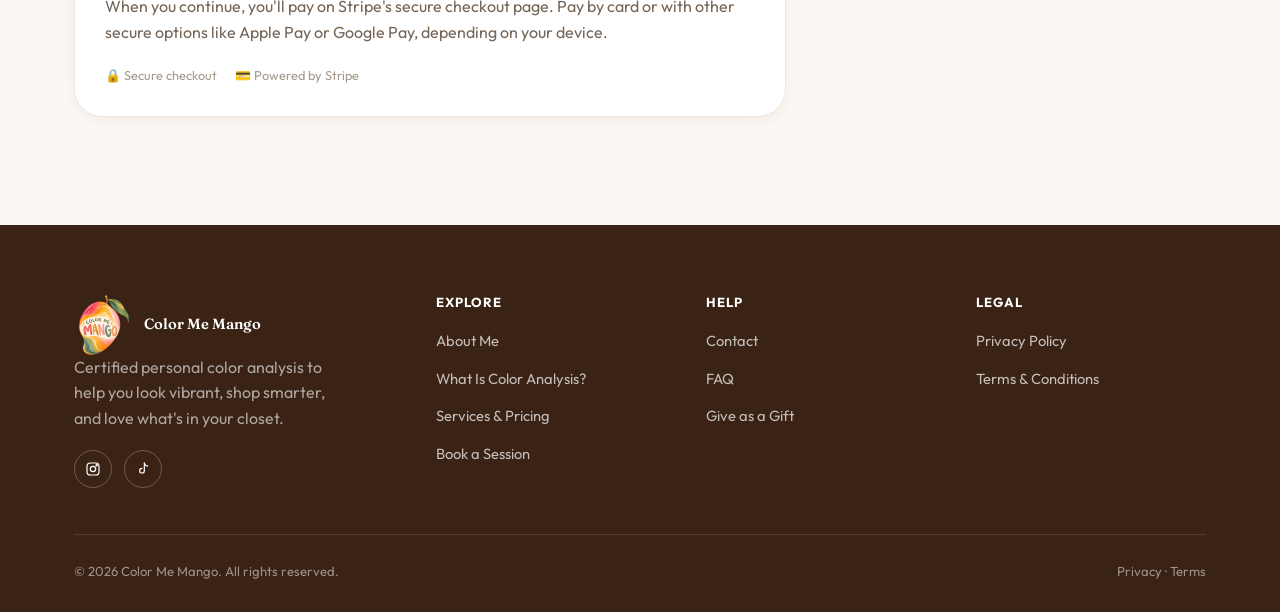
<file: color-me-mango-site/booking.html>
<!DOCTYPE html>
<html lang="en">
<head>
<meta charset="UTF-8">
<meta name="viewport" content="width=device-width, initial-scale=1.0">
<title>Book Your Color Analysis | Color Me Mango</title>
<meta name="description" content="Book and securely pay for your virtual color analysis online. Choose Mango or Peach and get started from home.">
<meta name="keywords" content="book color analysis, Personal Color Analysis appointment, Certified Color Analysis booking">
<link rel="canonical" href="/booking.html">
<link rel="icon" type="image/png" href="images/favicon.png">
<link rel="apple-touch-icon" href="images/apple-touch-icon.png">
<link rel="preconnect" href="https://fonts.googleapis.com">
<link href="https://fonts.googleapis.com/css2?family=Fraunces:ital,opsz,wght@0,9..144,400;0,9..144,500;0,9..144,600;1,9..144,500&family=Outfit:wght@400;500;600;700&display=swap" rel="stylesheet">
<link rel="stylesheet" href="css/style.css">
</head>
<body>

<header class="site-header">
  <nav class="nav">
    <a href="index.html" class="brand"><img src="images/logo.png" alt="Color Me Mango logo" class="brand-logo">Color Me Mango</a>
    <ul class="nav-links">
      <li><a href="index.html">Home</a></li>
      <li><a href="about.html">About</a></li>
      <li><a href="what-is-color-analysis.html">What Is Color Analysis?</a></li>
      <li><a href="services.html">Services</a></li>
      <li><a href="contact.html">Contact</a></li>
    </ul>
    <div class="nav-cta">
      <a href="booking.html" class="btn btn-primary btn-sm active"><span class="btn-label-full">Book Your Color Analysis</span></a>
      <button class="nav-toggle" aria-label="Open menu" aria-expanded="false"><span></span><span></span><span></span></button>
    </div>
  </nav>
</header>

<section class="page-hero" style="padding-bottom:0;">
  <div class="container">
    <p class="eyebrow" style="justify-content:center;">Book &amp; Pay Online</p>
    <h1>Book your color analysis</h1>
    <p class="lede center">Pick your package and check out securely. After you book, I'll email you your questionnaire and photo guide. Your results arrive within 5 business days of when I receive your photos.</p>
  </div>
</section>

<section>
  <div class="container">
    <form class="booking-layout" id="cmm-booking-form">
      <div>

        <!-- STEP 1: SERVICE -->
        <div class="booking-step reveal">
          <h3><span class="num">1</span> Choose Your Package</h3>
          <div class="option-list">
            <label class="option-pill selected" data-amount="69" data-name="Mango" data-includes="Digital analysis">
              <span class="option-main">
                <input type="radio" name="service" checked>
                <span>
                  <span class="option-title">Mango</span><br>
                  <span class="option-sub">Digital analysis</span>
                </span>
              </span>
              <span class="option-price">$69</span>
            </label>
            <label class="option-pill" data-amount="129" data-name="Peach" data-includes="Analysis + 30-min Zoom call">
              <span class="option-main">
                <input type="radio" name="service">
                <span>
                  <span class="option-title">Peach</span><br>
                  <span class="option-sub">Analysis + 30-min Zoom call</span>
                </span>
              </span>
              <span class="option-price">$129</span>
            </label>
          </div>
          <div class="rush-addon" id="cmm-rush-addon">
            <p class="rush-label">Optional add-on for Mango</p>
            <label class="option-pill">
              <span class="option-main">
                <input type="checkbox" id="cmm-rush" name="rush">
                <span>
                  <span class="option-title">24-Hour Rush</span><br>
                  <span class="option-sub">Results within 24 hours of receiving your photos, weekends included</span>
                </span>
              </span>
              <span class="option-price">+$50</span>
            </label>
          </div>
        </div>

        <!-- STEP 3: YOUR INFO -->
        <div class="booking-step reveal">
          <h3><span class="num">2</span> Your Information</h3>
          <div class="form-row">
            <div class="form-field">
              <label for="fname">Full Name</label>
              <input type="text" id="fname" placeholder="Jane Doe" required>
            </div>
            <div class="form-field">
              <label for="femail">Email</label>
              <input type="email" id="femail" placeholder="jane@email.com" required>
            </div>
          </div>
          <div class="form-field">
            <label for="fphone">Phone</label>
            <input type="tel" id="fphone" placeholder="(555) 010-2468">
          </div>
          <div class="form-field">
            <label for="fnotes">Anything I should know?</label>
            <textarea id="fnotes" rows="3" placeholder="Optional notes, questions, or accessibility needs"></textarea>
          </div>
          <label class="feature-optin" style="display:flex;gap:10px;align-items:flex-start;margin:4px 0 18px;font-size:0.9rem;color:var(--ink-soft);cursor:pointer;">
            <input type="checkbox" id="feature-ok" style="margin-top:3px;width:18px;height:18px;accent-color:var(--brand);">
            <span><strong style="color:var(--ink);">Open to being featured (optional).</strong> Leigh may ask to share your photos or results on social media. Nothing is ever shared without your written OK.</span>
          </label>
          <div class="gift-addon" id="cmm-gift-addon">
            <label class="option-pill">
              <span class="option-main">
                <input type="checkbox" id="cmm-gift" name="gift">
                <span>
                  <span class="option-title">This is a gift</span><br>
                  <span class="option-sub">I'll send the welcome email and photo guide straight to the person receiving it</span>
                </span>
              </span>
            </label>
            <div class="gift-fields" id="cmm-gift-fields" style="display:none;">
              <div class="form-row">
                <div class="form-field">
                  <label for="gift-name">Recipient's Name</label>
                  <input type="text" id="gift-name" placeholder="Their name">
                </div>
                <div class="form-field">
                  <label for="gift-email">Recipient's Email</label>
                  <input type="email" id="gift-email" placeholder="their@email.com">
                </div>
              </div>
              <div class="form-field">
                <label for="gift-message">Gift Message (optional)</label>
                <textarea id="gift-message" rows="2" placeholder="A note to include with their gift"></textarea>
              </div>
            </div>
          </div>
        </div>

        <!-- STEP 4: PAYMENT -->
        <div class="booking-step reveal">
          <h3><span class="num">3</span> Payment</h3>
          <p style="margin-top:-4px;">When you continue, you'll pay on Stripe's secure checkout page. Pay by card or with other secure options like Apple Pay or Google Pay, depending on your device.</p>
          <div class="trust-badges">
            <span>🔒 Secure checkout</span>
            <span>💳 Powered by Stripe</span>
          </div>
        </div>

      </div>

      <!-- SUMMARY -->
      <aside class="summary-card reveal">
        <h3>Order Summary</h3>
        <div class="summary-row">
          <span>Package</span>
          <span id="cmm-summary-service">Mango</span>
        </div>
        <div class="summary-row">
          <span>Includes</span>
          <span id="cmm-summary-includes">Digital analysis</span>
        </div>
        <div class="summary-row" id="cmm-summary-gift-row" style="display:none;">
          <span>Gift</span>
          <span>Yes</span>
        </div>
        <div class="summary-row" id="cmm-summary-rush-row" style="display:none;">
          <span>24-Hour Rush</span>
          <span>+$50</span>
        </div>
        <div class="summary-row total">
          <span>Total</span>
          <span id="cmm-summary-total">$69</span>
        </div>
        <div class="summary-row" style="border-bottom:none; padding-top:0;">
          <span>Due Today</span>
          <span id="cmm-summary-due">$69 due today</span>
        </div>
        <button type="submit" class="btn btn-primary btn-block" style="margin-top:20px;">Continue to Secure Payment</button>
        <p class="summary-note">You'll be taken to Stripe's secure checkout to complete payment. No charges are made on this page. By booking, you agree to the <a href="terms.html" style="color:#fff;text-decoration:underline;">Terms</a> and <a href="privacy.html" style="color:#fff;text-decoration:underline;">Privacy Policy</a>.</p>
      </aside>
    </form>

    <!--
      ============================================================
      STRIPE / SQUARE INTEGRATION NOTES (for the developer/owner)
      ============================================================
      This page is front-end only. To accept real payments, choose ONE:

      OPTION A — Stripe Payment Links (no code required):
        1. In the Stripe Dashboard, create a Payment Link per service
           (or one link with adjustable quantity/price).
        2. Enable "Allow promotion codes" and set a success URL to
           yoursite.com/confirmation.html
        3. Replace the form's submit handler in js/main.js with a
           redirect to the appropriate Payment Link based on the
           selected service and pay-in-full/deposit choice.

      OPTION B — Stripe Checkout Sessions (recommended, needs a backend):
        1. Create a small server endpoint (Node/PHP/etc.) that calls
           stripe.checkout.sessions.create() with the selected price,
           success_url, and cancel_url.
        2. From js/main.js, POST the booking form data to that endpoint,
           then redirect the browser to the returned session.url.
        3. Use a Stripe webhook to mark the booking confirmed in your
           calendar/database once payment succeeds.

      OPTION C — Square:
        Use Square's Checkout API or Square Appointments, which can
        also handle scheduling and deposits natively.

      Deposits: set the deposit price as its own Stripe Price object
      (e.g., 30% of each service) and swap which Price ID you send
      based on the "Pay in Full" / "Pay 30% Deposit" toggle above.
    -->
  </div>
</section>

<footer class="site-footer">
  <div class="container">
    <div class="footer-grid">
      <div class="footer-brand">
        <a href="index.html" class="brand" style="color:#fff;"><img src="images/logo.png" alt="Color Me Mango logo" class="brand-logo">Color Me Mango</a>
        <p>Certified personal color analysis to help you look vibrant, shop smarter, and love what's in your closet.</p>
        <div class="footer-social">
          <a href="https://www.instagram.com/colorme_mango/" target="_blank" rel="noopener" aria-label="Instagram"><svg width="16" height="16" viewBox="0 0 24 24" fill="none" stroke="#fff" stroke-width="1.8"><rect x="3" y="3" width="18" height="18" rx="5"/><circle cx="12" cy="12" r="4"/><circle cx="17.5" cy="6.5" r="1"/></svg></a>
          <a href="https://www.tiktok.com/@leighmoss3" target="_blank" rel="noopener" aria-label="TikTok"><svg width="16" height="16" viewBox="0 0 24 24" fill="none" stroke="#fff" stroke-width="1.8" stroke-linecap="round" stroke-linejoin="round"><path d="M14 3v11.5a3.5 3.5 0 1 1-3.5-3.5"/><path d="M14 3c.4 2.6 2.2 4.4 5 4.6"/></svg></a>
        </div>
      </div>
      <div>
        <h4>Explore</h4>
        <ul>
          <li><a href="about.html">About Me</a></li>
          <li><a href="what-is-color-analysis.html">What Is Color Analysis?</a></li>
          <li><a href="services.html">Services &amp; Pricing</a></li>
          <li><a href="booking.html">Book a Session</a></li>
        </ul>
      </div>
      <div>
        <h4>Help</h4>
        <ul>
          <li><a href="contact.html">Contact</a></li>
          <li><a href="what-is-color-analysis.html#faq">FAQ</a></li>
          <li><a href="booking.html?gift=1">Give as a Gift</a></li>
        </ul>
      </div>
      <div>
        <h4>Legal</h4>
        <ul>
          <li><a href="privacy.html">Privacy Policy</a></li>
          <li><a href="terms.html">Terms &amp; Conditions</a></li>
        </ul>
      </div>
    </div>
    <div class="footer-bottom">
      <span>© 2026 Color Me Mango. All rights reserved.</span>
      <span><a href="privacy.html">Privacy</a> · <a href="terms.html">Terms</a></span>
    </div>
  </div>
</footer>

<script src="js/main.js"></script>
<script>
// ============================================================
// Booking page: package picker, rush and gift options, order summary,
// then email Leigh the details (Web3Forms) and send the client to Stripe.
// ============================================================
(function () {
  // LIVE Stripe Payment Links (real payments)
  var STRIPE_LINKS = {
    'Mango':      'https://buy.stripe.com/7sYbJ0aw074C3VagLRaEE06',
    'Mango+Rush': 'https://buy.stripe.com/fZu6oG8nS2Om2R6antaEE05',
    'Peach':      'https://buy.stripe.com/7sY28q9rWagO0IY9jpaEE04'
  };
  var RUSH_PRICE = 50;          // 24-hour rush, Mango only
  var RUSH_PACKAGE = 'Mango';
  var WEB3FORMS_KEY = 'f6368ab0-fe60-42fd-bc81-2f3977847328';

  var form = document.getElementById('cmm-booking-form');
  if (!form) return;
  var pills = form.querySelectorAll('.option-pill[data-amount]');
  var rushBox = document.getElementById('cmm-rush');
  var rushWrap = document.getElementById('cmm-rush-addon');
  var giftBox = document.getElementById('cmm-gift');
  var giftFields = document.getElementById('cmm-gift-fields');
  function $(id) { return document.getElementById(id); }
  function val(id) { var el = $(id); return el ? el.value.trim() : ''; }
  function selected() { return form.querySelector('.option-pill.selected[data-amount]') || pills[0]; }

  function update() {
    var p = selected();
    var name = p.getAttribute('data-name');
    var price = parseFloat(p.getAttribute('data-amount')) || 0;
    var rushAllowed = name === RUSH_PACKAGE;
    rushWrap.style.display = rushAllowed ? '' : 'none';
    if (!rushAllowed) rushBox.checked = false;
    var rush = rushBox.checked;
    rushWrap.querySelector('.option-pill').classList.toggle('selected', rush);
    var gift = giftBox.checked;
    giftFields.style.display = gift ? '' : 'none';
    giftBox.closest('.option-pill').classList.toggle('selected', gift);
    ['gift-name', 'gift-email'].forEach(function (id) { if ($(id)) $(id).required = gift; });
    var total = price + (rush ? RUSH_PRICE : 0);
    $('cmm-summary-service').textContent = name;
    $('cmm-summary-includes').textContent = p.getAttribute('data-includes');
    $('cmm-summary-rush-row').style.display = rush ? '' : 'none';
    $('cmm-summary-gift-row').style.display = gift ? '' : 'none';
    $('cmm-summary-total').textContent = '$' + total;
    $('cmm-summary-due').textContent = '$' + total + ' due today';
  }

  pills.forEach(function (pill) {
    pill.addEventListener('click', function () {
      pills.forEach(function (x) { x.classList.remove('selected'); });
      pill.classList.add('selected');
      var r = pill.querySelector('input[type="radio"]'); if (r) r.checked = true;
      update();
    });
  });
  rushBox.addEventListener('change', update);
  giftBox.addEventListener('change', update);

  // Pre-select from links like booking.html?service=peach or ?gift=1
  var q = new URLSearchParams(window.location.search);
  var wanted = (q.get('service') || '').toLowerCase();
  pills.forEach(function (pill) { if (pill.getAttribute('data-name').toLowerCase() === wanted) pill.click(); });
  if (q.get('gift')) giftBox.checked = true;
  update();

  form.addEventListener('submit', function (e) {
    e.preventDefault();
    var pkg = selected().getAttribute('data-name');
    var rush = pkg === RUSH_PACKAGE && rushBox.checked;
    var gift = giftBox.checked;
    var link = STRIPE_LINKS[rush ? pkg + '+Rush' : pkg];
    var total = $('cmm-summary-total').textContent;
    var email = val('femail');
    var btn = form.querySelector('button[type="submit"]');
    if (btn) { btn.disabled = true; btn.textContent = 'Taking you to secure checkout...'; }
    var details = {
      access_key: WEB3FORMS_KEY,
      subject: 'New booking started: ' + pkg + (rush ? ' + 24-Hour Rush' : '') + (gift ? ' (GIFT)' : '') + ' ' + total,
      from_name: 'Color Me Mango Website',
      package: pkg + (rush ? ' + 24-Hour Rush' : ''),
      total: total,
      name: val('fname'),
      email: email,
      phone: val('fphone'),
      notes: val('fnotes'),
      is_gift: gift ? 'Yes' : 'No',
      open_to_being_featured: ($('feature-ok') || {}).checked ? 'Yes' : 'No',
      gift_recipient_name: gift ? val('gift-name') : '',
      gift_recipient_email: gift ? val('gift-email') : '',
      gift_message: gift ? val('gift-message') : '',
      reminder: 'Payment happens on Stripe next. Check Stripe for the payment before sending the welcome email.'
    };
    var go = function () { window.location.href = link + (email ? '?prefilled_email=' + encodeURIComponent(email) : ''); };
    var timer = setTimeout(go, 4000);
    fetch('https://api.web3forms.com/submit', {
      method: 'POST',
      headers: { 'Content-Type': 'application/json', 'Accept': 'application/json' },
      body: JSON.stringify(details)
    }).catch(function () {}).then(function () { clearTimeout(timer); go(); });
  });
})();
</script>
</body>
</html>
</file>
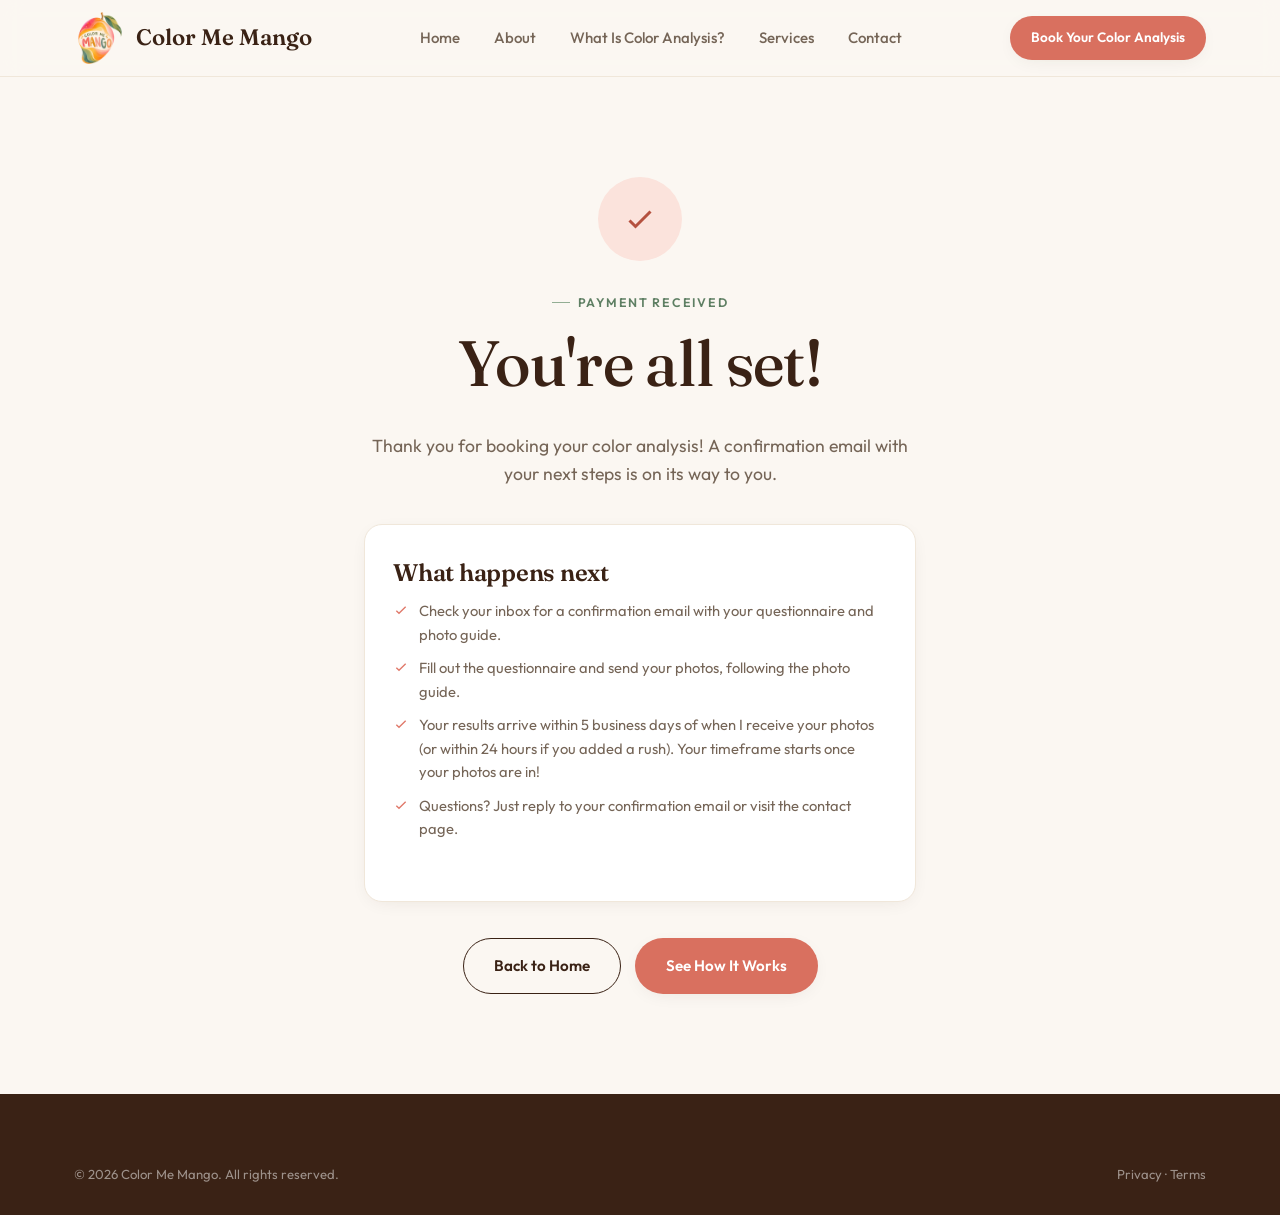
<file: color-me-mango-site/confirmation.html>
<!DOCTYPE html>
<html lang="en">
<head>
<meta charset="UTF-8">
<meta name="viewport" content="width=device-width, initial-scale=1.0">
<title>Booking Confirmed | Color Me Mango</title>
<meta name="robots" content="noindex">
<link rel="icon" type="image/png" href="images/favicon.png">
<link rel="apple-touch-icon" href="images/apple-touch-icon.png">
<link rel="preconnect" href="https://fonts.googleapis.com">
<link href="https://fonts.googleapis.com/css2?family=Fraunces:ital,opsz,wght@0,9..144,400;0,9..144,500;0,9..144,600;1,9..144,500&family=Outfit:wght@400;500;600;700&display=swap" rel="stylesheet">
<link rel="stylesheet" href="css/style.css">
</head>
<body>

<header class="site-header">
  <nav class="nav">
    <a href="index.html" class="brand"><img src="images/logo.png" alt="Color Me Mango logo" class="brand-logo">Color Me Mango</a>
    <ul class="nav-links">
      <li><a href="index.html">Home</a></li>
      <li><a href="about.html">About</a></li>
      <li><a href="what-is-color-analysis.html">What Is Color Analysis?</a></li>
      <li><a href="services.html">Services</a></li>
      <li><a href="contact.html">Contact</a></li>
    </ul>
    <div class="nav-cta">
      <a href="booking.html" class="btn btn-primary btn-sm"><span class="btn-label-full">Book Your Color Analysis</span></a>
      <button class="nav-toggle" aria-label="Open menu" aria-expanded="false"><span></span><span></span><span></span></button>
    </div>
  </nav>
</header>

<section style="padding:100px 0;">
  <div class="container" style="max-width:600px; text-align:center;">
    <div class="confirm-check reveal in-view">
      <svg width="36" height="36" viewBox="0 0 24 24" fill="none" stroke="currentColor" stroke-width="2"><path d="M5 13l4 4L19 7"/></svg>
    </div>
    <p class="eyebrow" style="justify-content:center;">Payment Received</p>
    <h1>You're all set!</h1>
    <p class="lede center">Thank you for booking your color analysis! A confirmation email with your next steps is on its way to you.</p>

    <div class="card" style="text-align:left; margin-top:36px;">
      <h3>What happens next</h3>
      <ul class="service-features">
        <li><svg viewBox="0 0 24 24" fill="none" stroke="currentColor" stroke-width="2"><path d="M5 13l4 4L19 7"/></svg> Check your inbox for a confirmation email with your questionnaire and photo guide.</li>
        <li><svg viewBox="0 0 24 24" fill="none" stroke="currentColor" stroke-width="2"><path d="M5 13l4 4L19 7"/></svg> Fill out the questionnaire and send your photos, following the photo guide.</li>
        <li><svg viewBox="0 0 24 24" fill="none" stroke="currentColor" stroke-width="2"><path d="M5 13l4 4L19 7"/></svg> Your results arrive within 5 business days of when I receive your photos (or within 24 hours if you added a rush). Your timeframe starts once your photos are in!</li>
        <li><svg viewBox="0 0 24 24" fill="none" stroke="currentColor" stroke-width="2"><path d="M5 13l4 4L19 7"/></svg> Questions? Just reply to your confirmation email or visit the contact page.</li>
      </ul>
    </div>

    <div style="margin-top:36px; display:flex; gap:14px; justify-content:center; flex-wrap:wrap;">
      <a href="index.html" class="btn btn-outline">Back to Home</a>
      <a href="what-is-color-analysis.html" class="btn btn-primary">See How It Works</a>
    </div>
  </div>
</section>

<footer class="site-footer">
  <div class="container">
    <div class="footer-bottom" style="border-top:none; padding-top:0;">
      <span>© 2026 Color Me Mango. All rights reserved.</span>
      <span><a href="privacy.html">Privacy</a> · <a href="terms.html">Terms</a></span>
    </div>
  </div>
</footer>

<script src="js/main.js"></script>
</body>
</html>
</file>
<file: color-me-mango-site/css/style.css>
/* ============================================================
   HUE & HARBOR — Certified Color Analysis
   Design tokens + shared styles
   ============================================================ */

:root {
  /* ---- Palette ---- */
  --bg: #FBF7F2;             /* warm ivory */
  --bg-alt: #F4ECE2;         /* deeper cream for alt sections */
  --card: #FFFFFF;
  --ink: #3A2215;            /* warm near-black brown, primary text */
  --ink-soft: #756557;       /* secondary text */
  --ink-faint: #A69A8C;      /* tertiary / placeholder text */
  --line: #E8DDCE;           /* hairline borders */
  --line-soft: #F0E7DA;

  --brand: #D9705F;          /* muted rose-mauve, primary accent */
  --brand-dark: #B5513F;     /* hover / deep rose */
  --brand-tint: #FBE3DC;     /* pale rose wash */

  /* ---- Seasonal accents ---- */
  --spring: #E3AE52;
  --spring-tint: #FBF0DA;
  --summer: #A9708F;
  --summer-tint: #F4E9EF;
  --autumn: #A66A40;
  --autumn-tint: #F4E6D8;
  --winter: #5F84AE;
  --winter-tint: #E7EEF6;

  /* ---- Radii & shadow ---- */
  --r-sm: 10px;
  --r-md: 18px;
  --r-lg: 28px;
  --r-pill: 999px;
  --shadow-soft: 0 8px 30px -12px rgba(58, 34, 21, 0.18);
  --shadow-card: 0 4px 20px -8px rgba(58, 34, 21, 0.12);
  --shadow-lift: 0 20px 44px -16px rgba(58, 34, 21, 0.28);

  /* ---- Type ---- */
  --font-display: "Fraunces", "Iowan Old Style", "Palatino Linotype", serif;
  --font-body: "Outfit", "Segoe UI", system-ui, sans-serif;

  --container: 1180px;
}

* { box-sizing: border-box; }
html { scroll-behavior: smooth; }

@media (prefers-reduced-motion: reduce) {
  html { scroll-behavior: auto; }
  *, *::before, *::after {
    animation-duration: 0.01ms !important;
    animation-iteration-count: 1 !important;
    transition-duration: 0.01ms !important;
    scroll-behavior: auto !important;
  }
}

body {
  margin: 0;
  background: var(--bg);
  color: var(--ink);
  font-family: var(--font-body);
  font-size: 16px;
  line-height: 1.6;
  -webkit-font-smoothing: antialiased;
}

img { max-width: 100%; display: block; }

h1, h2, h3, h4 {
  font-family: var(--font-display);
  font-weight: 600;
  line-height: 1.15;
  margin: 0 0 0.5em;
  color: var(--ink);
  letter-spacing: -0.01em;
}

h1 { font-size: clamp(2.4rem, 5vw, 4rem); font-weight: 500; }
h2 { font-size: clamp(1.8rem, 3.4vw, 2.7rem); }
h3 { font-size: clamp(1.25rem, 2vw, 1.5rem); }

p { margin: 0 0 1em; color: var(--ink-soft); }

a { color: var(--brand-dark); text-decoration: none; }
a:hover { color: var(--brand); }

.eyebrow {
  display: inline-flex;
  align-items: center;
  gap: 8px;
  font-family: var(--font-body);
  font-size: 0.78rem;
  letter-spacing: 0.14em;
  text-transform: uppercase;
  color: var(--brand-dark);
  font-weight: 600;
  margin-bottom: 14px;
}
.eyebrow::before {
  content: "";
  width: 18px;
  height: 1px;
  background: var(--brand);
  display: inline-block;
}

.container {
  max-width: var(--container);
  margin: 0 auto;
  padding: 0 24px;
}

section { padding: 88px 0; }
@media (max-width: 720px) { section { padding: 56px 0; } }

.section-alt { background: var(--bg-alt); }

.center { text-align: center; }
.lede {
  max-width: 640px;
  font-size: 1.1rem;
}
.lede.center { margin-left: auto; margin-right: auto; }

/* ---- Buttons ---- */
.btn {
  display: inline-flex;
  align-items: center;
  justify-content: center;
  gap: 8px;
  font-family: var(--font-body);
  font-weight: 600;
  font-size: 0.95rem;
  padding: 15px 30px;
  border-radius: var(--r-pill);
  border: 1px solid transparent;
  cursor: pointer;
  transition: transform 0.25s ease, box-shadow 0.25s ease, background 0.25s ease, color .25s ease;
  text-align: center;
  white-space: nowrap;
}
.btn-primary {
  background: var(--brand);
  color: #fff;
  box-shadow: var(--shadow-card);
}
.btn-primary:hover {
  background: var(--brand-dark);
  color: #fff;
  transform: translateY(-2px);
  box-shadow: var(--shadow-lift);
}
.btn-outline {
  background: transparent;
  border-color: var(--ink);
  color: var(--ink);
}
.btn-outline:hover {
  background: var(--ink);
  color: var(--bg);
  transform: translateY(-2px);
}
.btn-outline-light {
  background: transparent;
  border-color: rgba(255,255,255,.6);
  color: #fff;
}
.btn-outline-light:hover {
  background: #fff;
  color: var(--ink);
}
.btn-sm { padding: 10px 20px; font-size: 0.85rem; }
.btn-block { width: 100%; }

/* ============================================================
   NAV
   ============================================================ */
.site-header {
  position: sticky;
  top: 0;
  z-index: 100;
  background: rgba(251, 247, 242, 0.88);
  backdrop-filter: blur(10px);
  border-bottom: 1px solid var(--line-soft);
}
.nav {
  display: flex;
  align-items: center;
  justify-content: space-between;
  padding: 18px 24px;
  max-width: var(--container);
  margin: 0 auto;
}
.brand {
  font-family: var(--font-display);
  font-size: 1.4rem;
  font-weight: 600;
  color: var(--ink);
  display: flex;
  align-items: center;
  gap: 10px;
}
.brand:hover { color: var(--ink); }
.brand-mark {
  width: 30px; height: 30px;
  border-radius: 50%;
  background: conic-gradient(from 210deg, var(--spring), var(--summer), var(--winter), var(--autumn), var(--spring));
  flex-shrink: 0;
}
.nav-links {
  display: flex;
  align-items: center;
  gap: 34px;
  list-style: none;
  margin: 0;
  padding: 0;
}
.nav-links a {
  color: var(--ink-soft);
  font-size: 0.94rem;
  font-weight: 500;
  position: relative;
  padding: 4px 0;
}
.nav-links a::after {
  content: "";
  position: absolute;
  left: 0; right: 0; bottom: -2px;
  height: 1.5px;
  background: var(--brand);
  transform: scaleX(0);
  transform-origin: left;
  transition: transform .25s ease;
}
.nav-links a:hover { color: var(--ink); }
.nav-links a:hover::after,
.nav-links a.active::after { transform: scaleX(1); }
.nav-links a.active { color: var(--ink); }

.nav-cta { display: flex; align-items: center; gap: 18px; }
.nav-toggle {
  display: none;
  background: none;
  border: none;
  cursor: pointer;
  width: 40px; height: 40px;
  flex-direction: column;
  align-items: center;
  justify-content: center;
  gap: 5px;
}
.nav-toggle span {
  width: 22px; height: 2px;
  background: var(--ink);
  border-radius: 2px;
  transition: transform .25s ease, opacity .25s ease;
}

@media (max-width: 880px) {
  .nav-links {
    position: fixed;
    top: 68px; left: 0; right: 0;
    background: var(--bg);
    flex-direction: column;
    align-items: flex-start;
    padding: 26px 28px 34px;
    gap: 22px;
    border-bottom: 1px solid var(--line);
    box-shadow: var(--shadow-soft);
    transform: translateY(-12px);
    opacity: 0;
    pointer-events: none;
    transition: transform .3s ease, opacity .3s ease;
  }
  .nav-links.open {
    transform: translateY(0);
    opacity: 1;
    pointer-events: auto;
  }
  .nav-toggle { display: flex; }
  .nav-cta .btn span.btn-label-full { display: none; }
}

/* ============================================================
   HERO
   ============================================================ */
.hero {
  position: relative;
  padding: 90px 0 100px;
  overflow: hidden;
}
.hero-grid {
  display: grid;
  grid-template-columns: 1.05fr 0.95fr;
  gap: 60px;
  align-items: center;
}
@media (max-width: 900px) {
  .hero-grid { grid-template-columns: 1fr; }
}
.hero-copy p.lede { margin-bottom: 34px; }
.hero-actions { display: flex; gap: 16px; flex-wrap: wrap; align-items: center; }
.hero-trust {
  margin-top: 38px;
  display: flex;
  gap: 26px;
  flex-wrap: wrap;
  color: var(--ink-faint);
  font-size: 0.85rem;
}
.hero-trust span { display: flex; align-items: center; gap: 8px; }

/* Signature element: the swatch drape/fan */
.swatch-stage {
  position: relative;
  height: 440px;
  display: flex;
  align-items: center;
  justify-content: center;
}
.swatch-fan {
  position: relative;
  width: 100%;
  max-width: 380px;
  height: 380px;
}
.swatch {
  position: absolute;
  width: 128px;
  height: 300px;
  left: 50%;
  bottom: 10px;
  border-radius: var(--r-md) var(--r-md) 6px 6px;
  transform-origin: bottom center;
  box-shadow: var(--shadow-lift);
  transition: transform .6s cubic-bezier(.2,.8,.2,1);
  display: flex;
  align-items: flex-start;
  justify-content: center;
  padding-top: 18px;
}
.swatch::before {
  content: "";
  width: 34px; height: 34px;
  border-radius: 50%;
  background: rgba(255,255,255,.35);
  border: 1px solid rgba(255,255,255,.6);
}
.swatch-label {
  position: absolute;
  bottom: -34px;
  font-family: var(--font-display);
  font-size: 0.95rem;
  color: var(--ink-soft);
  white-space: nowrap;
  opacity: 0;
  transition: opacity .3s ease;
}
.swatch.s1 { background: linear-gradient(160deg, var(--spring), #F0CF8C); transform: translateX(-50%) rotate(-24deg); z-index: 1; }
.swatch.s2 { background: linear-gradient(160deg, var(--summer), #CBA0B8); transform: translateX(-50%) rotate(-8deg); z-index: 2; }
.swatch.s3 { background: linear-gradient(160deg, var(--autumn), #C99263); transform: translateX(-50%) rotate(8deg); z-index: 3; }
.swatch.s4 { background: linear-gradient(160deg, var(--winter), #9BB4D2); transform: translateX(-50%) rotate(24deg); z-index: 4; }
.swatch-fan:hover .swatch.s1 { transform: translateX(-50%) rotate(-34deg) translateY(-10px); }
.swatch-fan:hover .swatch.s2 { transform: translateX(-50%) rotate(-11deg) translateY(-16px); }
.swatch-fan:hover .swatch.s3 { transform: translateX(-50%) rotate(11deg) translateY(-16px); }
.swatch-fan:hover .swatch.s4 { transform: translateX(-50%) rotate(34deg) translateY(-10px); }

.hero-blob {
  position: absolute;
  top: -120px; right: -160px;
  width: 480px; height: 480px;
  border-radius: 50%;
  background: radial-gradient(circle at 30% 30%, var(--brand-tint), transparent 70%);
  z-index: -1;
}

/* ============================================================
   REVEAL ANIMATION
   ============================================================ */
.reveal {
  opacity: 0;
  transform: translateY(18px);
  transition: opacity .7s ease, transform .7s ease;
}
.reveal.in-view { opacity: 1; transform: translateY(0); }

/* ============================================================
   CARDS / GRID
   ============================================================ */
.grid { display: grid; gap: 28px; }
.grid-2 { grid-template-columns: repeat(2, 1fr); }
.grid-3 { grid-template-columns: repeat(3, 1fr); }
.grid-4 { grid-template-columns: repeat(4, 1fr); }
@media (max-width: 980px) { .grid-4 { grid-template-columns: repeat(2, 1fr); } .grid-3 { grid-template-columns: repeat(2,1fr); } }
@media (max-width: 640px) { .grid-4, .grid-3, .grid-2 { grid-template-columns: 1fr; } }

.card {
  background: var(--card);
  border-radius: var(--r-md);
  padding: 34px 28px;
  box-shadow: var(--shadow-card);
  border: 1px solid var(--line-soft);
  transition: transform .3s ease, box-shadow .3s ease;
}
.card:hover { transform: translateY(-5px); box-shadow: var(--shadow-lift); }

.icon-badge {
  width: 52px; height: 52px;
  border-radius: var(--r-sm);
  background: var(--brand-tint);
  display: flex; align-items: center; justify-content: center;
  margin-bottom: 18px;
  color: var(--brand-dark);
}
.icon-badge svg { width: 24px; height: 24px; }

/* Benefit cards with seasonal tint variants */
.card.tint-spring { background: var(--spring-tint); border-color: transparent; }
.card.tint-summer { background: var(--summer-tint); border-color: transparent; }
.card.tint-autumn { background: var(--autumn-tint); border-color: transparent; }
.card.tint-winter { background: var(--winter-tint); border-color: transparent; }
.card.tint-spring .icon-badge { background: #fff; color: var(--spring); }
.card.tint-summer .icon-badge { background: #fff; color: var(--summer); }
.card.tint-autumn .icon-badge { background: #fff; color: var(--autumn); }
.card.tint-winter .icon-badge { background: #fff; color: var(--winter); }

/* ============================================================
   TESTIMONIALS
   ============================================================ */
.testi-card {
  background: var(--card);
  border-radius: var(--r-md);
  padding: 32px;
  border: 1px solid var(--line-soft);
  box-shadow: var(--shadow-card);
  height: 100%;
}
.testi-stars { color: var(--brand); letter-spacing: 3px; margin-bottom: 14px; font-size: 0.9rem; }
.testi-quote { font-style: italic; color: var(--ink); font-family: var(--font-display); font-size: 1.05rem; }
.testi-name { margin-top: 18px; font-weight: 600; color: var(--ink); font-size: 0.92rem; }
.testi-role { color: var(--ink-faint); font-size: 0.82rem; }

/* ============================================================
   SEASON PALETTE CARDS (What is Color Analysis page)
   ============================================================ */
.season-card {
  border-radius: var(--r-lg);
  padding: 30px;
  color: #fff;
  position: relative;
  overflow: hidden;
  min-height: 300px;
  display: flex;
  flex-direction: column;
  justify-content: flex-end;
}
.season-card h3 { color: #fff; }
.season-card p { color: rgba(255,255,255,.88); }
.season-card .season-swatches { display: flex; gap: 8px; margin-bottom: 16px; }
.season-card .season-swatches span { width: 26px; height: 26px; border-radius: 50%; border: 1.5px solid rgba(255,255,255,.6); }
.season-card.spring { background: linear-gradient(155deg, var(--spring), #F0CF8C); }
.season-card.summer { background: linear-gradient(155deg, var(--summer), #CBA0B8); }
.season-card.autumn { background: linear-gradient(155deg, var(--autumn), #C99263); }
.season-card.winter { background: linear-gradient(155deg, var(--winter), #9BB4D2); }

/* ============================================================
   FAQ ACCORDION
   ============================================================ */
.faq-item {
  border-bottom: 1px solid var(--line);
  padding: 22px 0;
}
.faq-q {
  display: flex;
  align-items: center;
  justify-content: space-between;
  cursor: pointer;
  font-family: var(--font-display);
  font-size: 1.08rem;
  color: var(--ink);
  gap: 20px;
}
.faq-q .plus {
  flex-shrink: 0;
  width: 26px; height: 26px;
  border-radius: 50%;
  border: 1px solid var(--line);
  display: flex; align-items: center; justify-content: center;
  position: relative;
  transition: transform .3s ease, background .3s ease;
}
.faq-q .plus::before, .faq-q .plus::after {
  content: "";
  position: absolute;
  background: var(--ink);
}
.faq-q .plus::before { width: 10px; height: 1.4px; }
.faq-q .plus::after { width: 1.4px; height: 10px; transition: transform .3s ease; }
.faq-item.open .faq-q .plus { background: var(--brand); border-color: var(--brand); }
.faq-item.open .faq-q .plus::before, .faq-item.open .faq-q .plus::after { background: #fff; }
.faq-item.open .faq-q .plus::after { transform: scaleY(0); }
.faq-a {
  max-height: 0;
  overflow: hidden;
  transition: max-height .35s ease;
}
.faq-a-inner { padding-top: 16px; max-width: 700px; }
.faq-item.open .faq-a { max-height: 800px; }

/* ============================================================
   PROCESS STEPS
   ============================================================ */
.steps { display: grid; grid-template-columns: repeat(4, 1fr); gap: 24px; counter-reset: step; }
@media (max-width: 880px) { .steps { grid-template-columns: repeat(2, 1fr); } }
@media (max-width: 560px) { .steps { grid-template-columns: 1fr; } }
.step {
  padding: 28px 24px;
  background: var(--card);
  border-radius: var(--r-md);
  border: 1px solid var(--line-soft);
  position: relative;
}
.step-num {
  font-family: var(--font-display);
  font-size: 2.2rem;
  color: var(--brand-tint);
  -webkit-text-stroke: 1.5px var(--brand);
  margin-bottom: 10px;
  display: block;
}

/* ============================================================
   SERVICE CARDS
   ============================================================ */
.service-card {
  background: var(--card);
  border-radius: var(--r-lg);
  border: 1px solid var(--line-soft);
  box-shadow: var(--shadow-card);
  padding: 0;
  overflow: hidden;
  display: flex;
  flex-direction: column;
  transition: transform .3s ease, box-shadow .3s ease;
}
.service-card:hover { transform: translateY(-6px); box-shadow: var(--shadow-lift); }
.service-top {
  padding: 34px 30px 22px;
  border-bottom: 1px dashed var(--line);
}
.service-badge {
  display: inline-block;
  font-size: 0.72rem;
  letter-spacing: .08em;
  text-transform: uppercase;
  font-weight: 700;
  color: var(--brand-dark);
  background: var(--brand-tint);
  padding: 5px 12px;
  border-radius: var(--r-pill);
  margin-bottom: 14px;
}
.service-price {
  font-family: var(--font-display);
  font-size: 2.1rem;
  color: var(--ink);
  margin: 10px 0 0;
}
.service-price sup { font-size: 0.95rem; font-family: var(--font-body); color: var(--ink-faint); font-weight: 500; }
.service-duration { color: var(--ink-faint); font-size: 0.85rem; }
.service-body { padding: 24px 30px 30px; flex: 1; display: flex; flex-direction: column; }
.service-features { list-style: none; padding: 0; margin: 0 0 26px; flex: 1; }
.service-features li {
  display: flex; align-items: flex-start; gap: 10px;
  font-size: 0.92rem; color: var(--ink-soft); margin-bottom: 10px;
}
.service-features li svg { flex-shrink: 0; margin-top: 3px; color: var(--brand); width: 16px; height: 16px; }
.service-card.featured { border-color: var(--brand); position: relative; }
.service-card.featured .service-top { background: var(--brand-tint); }
.ribbon {
  position: absolute; top: 18px; right: -34px;
  background: var(--brand);
  color: #fff;
  font-size: 0.7rem;
  font-weight: 700;
  letter-spacing: .06em;
  text-transform: uppercase;
  padding: 5px 40px;
  transform: rotate(40deg);
}

/* ============================================================
   GUIDE PREVIEW (take-home Signature Color Guide mockup)
   ============================================================ */
.guide-preview-wrap {
  display: flex;
  align-items: center;
  justify-content: center;
  min-height: 380px;
  position: relative;
}
.guide-stack {
  position: relative;
  width: 260px;
  height: 330px;
}
.guide-page {
  position: absolute;
  inset: 0;
  border-radius: var(--r-md);
  background: var(--card);
  border: 1px solid var(--line-soft);
  box-shadow: var(--shadow-lift);
  padding: 22px;
  display: flex;
  flex-direction: column;
  transition: transform .4s ease;
}
.guide-page .gp-eyebrow {
  font-size: 0.65rem;
  letter-spacing: .1em;
  text-transform: uppercase;
  color: var(--ink-faint);
  font-weight: 700;
  margin-bottom: 8px;
}
.guide-page .gp-title {
  font-family: var(--font-display);
  font-size: 1.3rem;
  color: var(--ink);
  margin-bottom: 14px;
}
.guide-page .gp-swatches {
  display: flex;
  gap: 8px;
  margin-top: auto;
}
.guide-page .gp-swatches span { width: 30px; height: 30px; border-radius: 50%; }
.guide-page.p1 { transform: rotate(-9deg) translate(-18px, 6px); z-index: 1; background: var(--bg-alt); }
.guide-page.p2 { transform: rotate(-2deg) translate(-4px, -2px); z-index: 2; }
.guide-page.p3 { transform: rotate(7deg) translate(14px, 4px); z-index: 3; }
.guide-preview-wrap:hover .guide-page.p1 { transform: rotate(-16deg) translate(-40px, 10px); }
.guide-preview-wrap:hover .guide-page.p2 { transform: rotate(-2deg) translate(-4px, -10px); }
.guide-preview-wrap:hover .guide-page.p3 { transform: rotate(14deg) translate(36px, 10px); }

.guide-list { list-style: none; padding: 0; margin: 22px 0 28px; }
.guide-list li {
  display: flex; align-items: flex-start; gap: 12px;
  padding: 10px 0;
  border-bottom: 1px dashed var(--line);
  color: var(--ink-soft);
  font-size: 0.94rem;
}
.guide-list li:last-child { border-bottom: none; }
.guide-list li svg { flex-shrink: 0; margin-top: 3px; color: var(--brand); width: 17px; height: 17px; }

/* ============================================================
   BOOKING PAGE
   ============================================================ */
.booking-layout {
  display: grid;
  grid-template-columns: 1fr 380px;
  gap: 40px;
  align-items: start;
}
@media (max-width: 940px) { .booking-layout { grid-template-columns: 1fr; } }

.booking-step {
  background: var(--card);
  border: 1px solid var(--line-soft);
  border-radius: var(--r-lg);
  padding: 30px;
  margin-bottom: 20px;
  box-shadow: var(--shadow-card);
}
.booking-step h3 { display: flex; align-items: center; gap: 12px; }
.booking-step h3 .num {
  width: 30px; height: 30px; border-radius: 50%;
  background: var(--brand); color: #fff;
  font-family: var(--font-body); font-size: 0.9rem; font-weight: 700;
  display: flex; align-items: center; justify-content: center; flex-shrink: 0;
}
.option-list { display: grid; gap: 12px; margin-top: 18px; }
.option-pill {
  display: flex; align-items: center; justify-content: space-between;
  border: 1.5px solid var(--line);
  border-radius: var(--r-md);
  padding: 16px 20px;
  cursor: pointer;
  transition: border-color .2s ease, background .2s ease;
}
.option-pill:hover { border-color: var(--brand); }
.option-pill.selected { border-color: var(--brand); background: var(--brand-tint); }
.option-pill input { accent-color: var(--brand); width: 18px; height: 18px; }
.option-main { display: flex; align-items: center; gap: 14px; }
.option-title { font-weight: 600; color: var(--ink); }
.option-sub { font-size: 0.82rem; color: var(--ink-faint); }
.option-price { font-family: var(--font-display); font-size: 1.15rem; color: var(--ink); }

.pay-toggle {
  display: flex;
  background: var(--bg-alt);
  border-radius: var(--r-pill);
  padding: 5px;
  gap: 4px;
  margin-top: 16px;
}
.pay-toggle button {
  flex: 1;
  border: none;
  background: none;
  padding: 12px 14px;
  border-radius: var(--r-pill);
  font-family: var(--font-body);
  font-weight: 600;
  font-size: 0.88rem;
  cursor: pointer;
  color: var(--ink-soft);
  transition: background .2s ease, color .2s ease;
}
.pay-toggle button.active { background: var(--card); color: var(--ink); box-shadow: var(--shadow-card); }

.summary-card {
  background: var(--ink);
  color: var(--bg);
  border-radius: var(--r-lg);
  padding: 30px;
  position: sticky;
  top: 100px;
}
.summary-card h3 { color: #fff; }
.summary-row { display: flex; justify-content: space-between; padding: 12px 0; border-bottom: 1px solid rgba(255,255,255,.12); font-size: 0.92rem; }
.summary-row.total { border-bottom: none; font-size: 1.1rem; font-weight: 700; padding-top: 18px; }
.summary-note { font-size: 0.8rem; color: rgba(255,255,255,.55); margin-top: 16px; }

.trust-badges { display: flex; gap: 18px; flex-wrap: wrap; margin-top: 20px; color: var(--ink-faint); font-size: 0.8rem; }
.trust-badges span { display: flex; align-items: center; gap: 6px; }

/* ============================================================
   FORMS
   ============================================================ */
.form-field { margin-bottom: 20px; }
.form-field label {
  display: block;
  font-size: 0.85rem;
  font-weight: 600;
  color: var(--ink);
  margin-bottom: 8px;
}
.form-field input,
.form-field select,
.form-field textarea {
  width: 100%;
  padding: 14px 16px;
  border-radius: var(--r-sm);
  border: 1.5px solid var(--line);
  font-family: var(--font-body);
  font-size: 0.95rem;
  background: var(--card);
  color: var(--ink);
  transition: border-color .2s ease;
}
.form-field input:focus,
.form-field select:focus,
.form-field textarea:focus {
  outline: none;
  border-color: var(--brand);
}
.form-row { display: grid; grid-template-columns: 1fr 1fr; gap: 18px; }
@media (max-width: 560px) { .form-row { grid-template-columns: 1fr; } }

/* Visible keyboard focus for a11y */
a:focus-visible, button:focus-visible, input:focus-visible, textarea:focus-visible, select:focus-visible {
  outline: 2px solid var(--brand-dark);
  outline-offset: 2px;
}

/* ============================================================
   CTA BAND
   ============================================================ */
.cta-band {
  background: linear-gradient(135deg, var(--ink), #55321F);
  border-radius: var(--r-lg);
  padding: 64px 50px;
  color: #fff;
  text-align: center;
  position: relative;
  overflow: hidden;
}
.cta-band h2 { color: #fff; }
.cta-band p { color: rgba(255,255,255,.75); }
.cta-band::before {
  content: "";
  position: absolute;
  width: 300px; height: 300px;
  border-radius: 50%;
  background: conic-gradient(from 210deg, var(--spring), var(--summer), var(--winter), var(--autumn), var(--spring));
  opacity: 0.18;
  top: -140px; right: -100px;
}
@media (max-width: 640px) { .cta-band { padding: 44px 24px; } }

/* ============================================================
   ABOUT PAGE
   ============================================================ */
.about-hero {
  display: grid;
  grid-template-columns: 0.85fr 1.15fr;
  gap: 56px;
  align-items: center;
}
@media (max-width: 880px) { .about-hero { grid-template-columns: 1fr; } }
.photo-placeholder {
  aspect-ratio: 4/5;
  border-radius: var(--r-lg);
  background: linear-gradient(155deg, var(--brand-tint), var(--summer-tint));
  display: flex;
  align-items: center;
  justify-content: center;
  color: var(--brand-dark);
  border: 1px solid var(--line-soft);
  position: relative;
  overflow: hidden;
}
.photo-placeholder .pp-icon { width: 72px; height: 72px; opacity: 0.5; }
.photo-placeholder .pp-caption {
  position: absolute;
  bottom: 22px; left: 22px; right: 22px;
  background: rgba(255,255,255,.85);
  border-radius: var(--r-sm);
  padding: 10px 14px;
  font-size: 0.78rem;
  color: var(--ink-soft);
  text-align: left;
}
.credential-row {
  display: flex;
  gap: 14px;
  flex-wrap: wrap;
  margin: 22px 0 26px;
}
.credential-pill {
  display: flex; align-items: center; gap: 8px;
  background: var(--brand-tint);
  color: var(--brand-dark);
  padding: 9px 16px;
  border-radius: var(--r-pill);
  font-size: 0.82rem;
  font-weight: 600;
}

/* editable note styling used across placeholder copy */
.editable-note {
  display: inline-block;
  margin-top: 6px;
  font-size: 0.78rem;
  color: var(--ink-faint);
  font-style: italic;
}

/* ============================================================
   CONTACT
   ============================================================ */
.contact-grid { display: grid; grid-template-columns: 1fr 1fr; gap: 50px; }
@media (max-width: 880px) { .contact-grid { grid-template-columns: 1fr; } }
.contact-info-item {
  display: flex; gap: 16px; align-items: flex-start;
  padding: 20px 0;
  border-bottom: 1px solid var(--line);
}
.contact-info-item:last-child { border-bottom: none; }
.map-placeholder {
  margin-top: 24px;
  border-radius: var(--r-md);
  height: 220px;
  background:
    repeating-linear-gradient(45deg, var(--bg-alt), var(--bg-alt) 12px, #efe4d5 12px, #efe4d5 24px);
  display: flex; align-items: center; justify-content: center;
  color: var(--ink-faint);
  font-size: 0.85rem;
  border: 1px solid var(--line-soft);
}

/* ============================================================
   FOOTER
   ============================================================ */
.site-footer {
  background: var(--ink);
  color: rgba(255,255,255,.7);
  padding: 70px 0 30px;
  margin-top: 0;
}
.footer-grid {
  display: grid;
  grid-template-columns: 1.4fr 1fr 1fr 1fr;
  gap: 40px;
  padding-bottom: 46px;
  border-bottom: 1px solid rgba(255,255,255,.12);
}
@media (max-width: 780px) { .footer-grid { grid-template-columns: 1fr 1fr; } }
@media (max-width: 480px) { .footer-grid { grid-template-columns: 1fr; } }
.footer-grid h4 {
  color: #fff;
  font-family: var(--font-body);
  font-size: 0.82rem;
  letter-spacing: .08em;
  text-transform: uppercase;
  margin-bottom: 18px;
  font-weight: 700;
}
.footer-grid ul { list-style: none; padding: 0; margin: 0; }
.footer-grid li { margin-bottom: 12px; }
.footer-grid a { color: rgba(255,255,255,.7); font-size: 0.92rem; }
.footer-grid a:hover { color: #fff; }
.footer-brand p { color: rgba(255,255,255,.6); max-width: 280px; }
.footer-social { display: flex; gap: 12px; margin-top: 18px; }
.footer-social a {
  width: 38px; height: 38px;
  border-radius: 50%;
  border: 1px solid rgba(255,255,255,.25);
  display: flex; align-items: center; justify-content: center;
  transition: background .2s ease, border-color .2s ease;
}
.footer-social a:hover { background: var(--brand); border-color: var(--brand); }
.footer-bottom {
  display: flex; justify-content: space-between; align-items: center;
  padding-top: 26px;
  font-size: 0.82rem;
  color: rgba(255,255,255,.5);
  flex-wrap: wrap;
  gap: 12px;
}
.footer-bottom a { color: rgba(255,255,255,.5); }
.footer-bottom a:hover { color: #fff; }

/* ============================================================
   PAGE HERO (interior pages)
   ============================================================ */
.page-hero {
  padding: 64px 0 20px;
  text-align: center;
}
.page-hero .lede { margin: 0 auto; }

/* Breadcrumbs-ish tiny nav under logo not needed; skip */

/* ============================================================
   MISC UTIL
   ============================================================ */
.mt-0 { margin-top: 0; }
.stack-lg > * + * { margin-top: 20px; }
.pill-tag {
  display: inline-flex;
  align-items: center;
  gap: 6px;
  background: var(--bg-alt);
  color: var(--ink-soft);
  padding: 6px 14px;
  border-radius: var(--r-pill);
  font-size: 0.78rem;
  font-weight: 600;
}
hr.dash { border: none; border-top: 1px dashed var(--line); margin: 40px 0; }

.confirm-check {
  width: 84px; height: 84px;
  border-radius: 50%;
  background: var(--brand-tint);
  color: var(--brand-dark);
  display: flex; align-items: center; justify-content: center;
  margin: 0 auto 24px;
}

/* ---- 3-step process + photo tips ---- */
.steps.steps-3 { grid-template-columns: repeat(3, 1fr); }
@media (max-width: 880px) { .steps.steps-3 { grid-template-columns: 1fr; } }
.photo-tip h3 { font-size: 1.2rem; }
.photo-tip p { margin-bottom: 0; }
.photo-bonus {
  margin: 28px auto 0;
  max-width: 820px;
  display: flex; align-items: center; justify-content: center; gap: 14px;
  background: var(--card);
  border: 1px dashed var(--brand);
  border-radius: var(--r-pill);
  padding: 14px 24px;
  text-align: center;
}
.photo-bonus p { margin: 0; color: var(--ink); }
.photo-bonus .pill-tag { background: var(--brand-tint); color: var(--brand-dark); }
@media (max-width: 560px) { .photo-bonus { flex-direction: column; border-radius: var(--r-md); } }

/* ---- Rush add-on + timing note ---- */
.rush-addon { margin-top: 22px; }
.rush-label { font-size: 0.78rem; letter-spacing: .08em; text-transform: uppercase; font-weight: 700; color: var(--brand-dark); margin-bottom: 10px; }
.rush-addon .option-pill { border-style: dashed; }
.rush-addon .option-pill.selected { border-style: solid; }
.rush-note { font-size: 0.86rem; background: var(--brand-tint); color: var(--brand-dark); border-radius: var(--r-sm); padding: 10px 14px; margin: -8px 0 22px; }
.rush-note strong { color: var(--brand-dark); }
.timing-note {
  margin: 40px auto 0; max-width: 860px;
  display: flex; gap: 18px; align-items: center;
  background: var(--card); border: 1px solid var(--line-soft);
  border-radius: var(--r-md); padding: 22px 26px; box-shadow: var(--shadow-card);
}
.timing-note p { margin: 0; }
.timing-note strong { color: var(--ink); }
.timing-note .icon-badge { flex-shrink: 0; }
@media (max-width: 560px) { .timing-note { flex-direction: column; align-items: flex-start; } }

/* ---- Gift option ---- */
.gift-addon { margin-top: 6px; }
.gift-addon .option-pill { border-style: dashed; }
.gift-addon .option-pill.selected { border-style: solid; }
.gift-fields { margin-top: 18px; }
.gift-band {
  margin: 22px auto 0; max-width: 860px;
  display: flex; gap: 20px; align-items: center;
  background: var(--brand-tint); border-radius: var(--r-md); padding: 24px 28px;
}
.gift-band h3 { margin-bottom: 4px; font-size: 1.25rem; }
.gift-band p { margin: 0; }
.gift-band .icon-badge { background: #fff; flex-shrink: 0; }
.gift-band .btn { flex-shrink: 0; }
@media (max-width: 720px) { .gift-band { flex-direction: column; align-items: flex-start; } }

/* ---- Sub-season pills on season cards ---- */
.season-card .sub-seasons { display: flex; flex-direction: column; align-items: flex-start; gap: 6px; margin: 4px 0 14px; }
.season-card .sub-seasons span {
  background: rgba(255,255,255,.22); border: 1px solid rgba(255,255,255,.45);
  color: #fff; font-size: 0.8rem; font-weight: 600; letter-spacing: .02em;
  padding: 4px 12px; border-radius: var(--r-pill);
}
.season-card p { margin-bottom: 0; }

/* ---- Logo ---- */
.brand-logo { width: 52px; height: 52px; object-fit: contain; flex-shrink: 0; }
.site-footer .brand-logo { width: 60px; height: 60px; }
.nav { padding-top: 12px; padding-bottom: 12px; }

/* ---- Logo-inspired accents ---- */
:root {
  --sage: #5E7F63;
  --sage-light: #93AE94;
  --coral: #E0796A;
  --coral-tint: #FBE3DC;
  --mango-glow: #FCDDB8;
}
.eyebrow { color: var(--sage); }
.eyebrow::before { background: var(--sage-light); }
.hero-blob { background: radial-gradient(circle at 30% 30%, var(--mango-glow), transparent 70%); }
.step-num { color: var(--coral-tint); -webkit-text-stroke: 1.5px var(--coral); }
.service-features li svg, .guide-list li svg { color: var(--coral); }
.hero-trust span { color: var(--ink-soft); }
.hero-trust span::first-letter { color: var(--coral); }

/* ---- About photo ---- */
.about-photo { background: #fff; }
.about-photo img { width: 100%; height: 100%; object-fit: cover; object-position: center top; display: block; }
</file>
